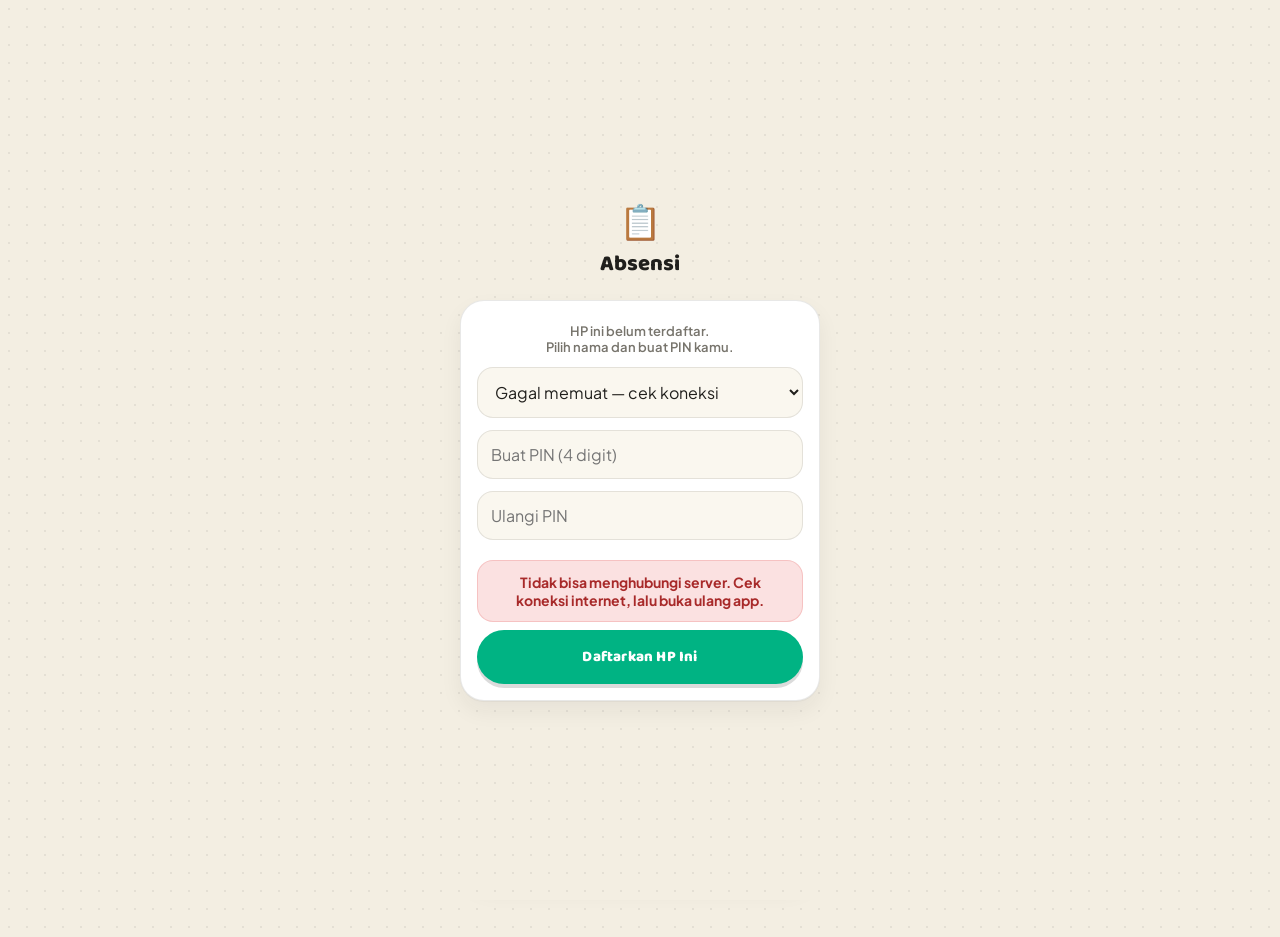
<file: index.html>
<!DOCTYPE html>
<html lang="id">
<head>
<meta charset="UTF-8">
<meta name="viewport" content="width=device-width, initial-scale=1.0, user-scalable=no">
<title>Absensi</title>
<link rel="manifest" href="manifest.json">
<meta name="theme-color" content="#00875F">
<link rel="apple-touch-icon" href="icon-192.png">
<meta name="apple-mobile-web-app-capable" content="yes">
<meta name="apple-mobile-web-app-status-bar-style" content="black-translucent">
<meta name="apple-mobile-web-app-title" content="Absensi">
<link rel="preconnect" href="https://fonts.googleapis.com">
<link rel="preconnect" href="https://fonts.gstatic.com" crossorigin>
<link href="https://fonts.googleapis.com/css2?family=Baloo+2:wght@500;600;700;800&family=Plus+Jakarta+Sans:wght@400;500;600;700;800&display=swap" rel="stylesheet">
<!-- html5-qrcode & chart.js SENGAJA gak dimuat di sini lagi — dua-duanya lumayan
     berat (~150-200KB masing-masing) dan cuma dipakai di 1 fitur spesifik
     (scan QR pas absen, chart di halaman Profil). Sebelumnya kedua-duanya
     didownload & di-parse browser SEMUA orang di SETIAP buka app, walau
     sesi itu gak pernah nyentuh salah satu fiturnya. Sekarang dimuat on-demand
     lewat loadScriptOnce() di app.js, pas beneran dibutuhin doang. -->
<link rel="stylesheet" href="style.css">
</head>
<body>

<!-- ===== APP GATE (wajib login/daftar dulu begitu app dibuka) ===== -->
<div class="app-gate" id="appGate">
  <div class="app-gate-inner">
    <div class="app-gate-brand">
      <span class="emoji">📋</span>
      <div class="title">Absensi</div>
    </div>

    <div class="card" id="gateCardRegister" style="display:none">
      <p class="info-text">HP ini belum terdaftar.<br>Pilih nama dan buat PIN kamu.</p>
      <select id="gateNamaSelect">
        <option value="">Memuat daftar nama…</option>
      </select>
      <input type="password" id="gatePinSetup1" placeholder="Buat PIN (4 digit)" inputmode="numeric" maxlength="4">
      <input type="password" id="gatePinSetup2" placeholder="Ulangi PIN" inputmode="numeric" maxlength="4">
      <div id="gateRegisterErrorBox"></div>
      <button class="btn" onclick="gateDaftarDevice()">Daftarkan HP Ini</button>
    </div>

    <div class="card" id="gateCardLogin" style="display:none">
      <p class="info-text" id="gateWelcomeText">Selamat datang!</p>
      <input type="password" id="gatePinLogin" placeholder="Masukkan PIN" inputmode="numeric" maxlength="4"
        onkeydown="if(event.key==='Enter') gateVerifikasiPin()">
      <div id="gateLoginErrorBox"></div>
      <button class="btn" onclick="gateVerifikasiPin()">Masuk</button>
    </div>
  </div>
</div>

<div class="app-shell">

<!-- BOTTOM NAV -->
<nav class="bottom-nav">
  <div class="nav-item active" id="nav-home" onclick="goPage('home')">
    <span class="nav-icon">🏠</span><span class="nav-label">Home</span>
  </div>
  <div class="nav-item" id="nav-leaderboard" onclick="goPage('leaderboard')">
    <span class="nav-icon">🏆</span><span class="nav-label">Papan</span>
  </div>
  <div class="nav-item" id="nav-profil" onclick="goPage('profil')">
    <span class="nav-icon">👤</span><span class="nav-label">Profil</span>
  </div>
</nav>

<!-- ===== HOME (+ KALENDER) ===== -->
<div class="page active" id="page-home">
  <div style="padding:0">
    <div class="home-header">
      <div>
        <div class="home-eyebrow" id="greetingWaktu">Selamat Pagi ☀️</div>
        <div class="home-title" id="greetingNama">Hei!</div>
      </div>
      <div class="home-header-badges">
        <div class="badge-circle" onclick="goPage('profil')" title="Profil">👤</div>
        <div class="badge-flame-col">
          <div class="badge-pill"><span>🔥</span><span id="countdownNum">—</span></div>
          <div class="badge-pill-caption">hari lagi gajian</div>
        </div>
      </div>
    </div>
    <div class="home-sub" id="greetingText">Semangat hari ini!</div>

    <div class="section-label">Tanggal</div>
    <div class="scroll-x" id="dateScroll"></div>

    <div class="action-card blue" onclick="goPage('absen')">
      <div class="action-card-title">Absen Sekarang</div>
      <div class="action-card-sub">Tap buat check-in, check-out, atau ijin</div>
      <div class="action-card-emoji">📋</div>
    </div>

    <!-- Kartu menu khusus role — diisi otomatis oleh terapkanRoleKeUI() -->
    <div id="roleMenuWrap"></div>

    <div class="action-card purple" onclick="goPage('leaderboard')">
      <div class="action-card-title">Leaderboard</div>
      <div class="action-card-sub">Cek posisi kehadiran kamu bulan ini</div>
      <div class="action-card-rank">
        <div class="rank-num" id="homeRankNum">—</div>
        <div class="rank-label">Peringkat</div>
      </div>
    </div>

    <div class="today-absen-card" id="countdownAbsenCard" style="display:none">
      <div class="today-absen-label" id="countdownAbsenLabel">Sisa waktu sebelum batas absen (08:05)</div>
      <div class="today-absen-time" id="countdownAbsenTime">--:--:--</div>
    </div>

    <div class="today-summary-row" id="todaySummaryWrap" style="display:none">
      <div class="today-summary-card">
        <div class="today-summary-icon">🚶</div>
        <div class="today-summary-info">
          <div class="today-summary-label">Masuk</div>
          <div class="today-summary-jam" id="todayMasukJam">--:--</div>
        </div>
      </div>
      <div class="today-summary-card">
        <div class="today-summary-icon">🏃</div>
        <div class="today-summary-info">
          <div class="today-summary-label">Pulang</div>
          <div class="today-summary-jam" id="todayPulangJam">--:--</div>
        </div>
      </div>
    </div>

    <div class="section-label" style="margin-top:18px">Kalender</div>
    <div class="card" style="margin-bottom:14px">
      <div class="cal-header">
        <div class="cal-month" id="calMonthLabel">—</div>
        <div style="font-size:11px; color:var(--ink-soft); font-weight:700" id="calNamaLabel"></div>
      </div>
      <div class="cal-grid" id="calDayLabels"></div>
      <div class="cal-grid" id="calGrid" style="margin-top:6px"></div>
    </div>
    <div id="homeLoadingBox" class="loading-text" style="display:none"><span class="spinner-inline"></span>Memuat data...</div>

    <div class="section-label" style="margin-top:18px">Coming Soon</div>
    <div class="coming-soon-card">
      <div class="cs-emoji">🚀</div>
      <div class="cs-title">Fitur baru segera hadir</div>
      <div class="cs-sub">Coming soon</div>
    </div>
  </div>
</div>

<!-- ===== ABSEN ===== -->
<div class="page" id="page-absen">
  <div style="padding:0">
    <div style="display:flex; align-items:center; gap:10px; margin-bottom:16px">
      <div onclick="goPage('home')" style="cursor:pointer; font-size:20px; width:34px; height:34px; border-radius:50%; background:var(--surface); border:1.5px solid var(--border); display:flex; align-items:center; justify-content:center; flex-shrink:0">←</div>
      <h2 style="margin:0; flex:1; text-align:center">📋 Absensi</h2>
      <div style="width:34px; flex-shrink:0"></div>
    </div>
    <div class="step active" id="step1register">
      <div class="card">
        <p class="info-text">HP ini belum terdaftar.<br>Pilih nama dan buat PIN kamu.</p>
        <select id="namaSelect">
          <option value="">-- Pilih Nama --</option>
          <option>Karyo</option><option>Dimas</option><option>Oky</option>
          <option>April</option><option>Yuli</option>
          <option>Rayhan</option><option>Bimar</option><option>Budi</option>
        </select>
        <input type="password" id="pinSetup1" placeholder="Buat PIN (4 digit)" inputmode="numeric" maxlength="4">
        <input type="password" id="pinSetup2" placeholder="Ulangi PIN" inputmode="numeric" maxlength="4">
        <div id="registerErrorBox"></div>
        <button class="btn" onclick="daftarDevice()">Daftarkan HP Ini</button>
      </div>
    </div>
    <div class="step" id="step1login">
      <div class="card">
        <p class="info-text" id="welcomeText">Selamat datang!</p>
        <input type="password" id="pinLogin" placeholder="Masukkan PIN" inputmode="numeric" maxlength="4">
        <div id="loginErrorBox"></div>
        <button class="btn" onclick="verifikasiPin()">Masuk</button>
      </div>
    </div>
    <div class="step" id="step2">
      <div class="card">
        <p class="info-text">Pilih jenis absensi</p>
        <div class="jenis-label-absen">Di Kantor</div>
        <button class="jenis-btn" id="jenisBtnMasuk" onclick="pilihJenis('Absen Masuk',true,false,false)">🟢 Absen Masuk</button>
        <button class="jenis-btn" id="jenisBtnPulang" onclick="pilihJenis('Absen Pulang',true,false,false)">🔴 Absen Pulang</button>
        <button class="jenis-btn" onclick="pilihJenis('Ijin dari Kantor',true,true,false)">📝 Ijin dari Kantor</button>
        <div class="jenis-label-absen" style="margin-top:14px">Di Luar Kantor</div>
        <button class="jenis-btn" onclick="pilihJenis('Dinas Lapangan dari Rumah',false,true,false)">🚗 Dinas Lapangan dari Rumah</button>
        <button class="jenis-btn" onclick="pilihJenis('Ijin dari Rumah',false,true,false)">📝 Ijin dari Rumah</button>
        <button class="jenis-btn" onclick="pilihJenis('Pulang dari Luar',false,true,false)">🔚 Pulang dari Luar</button>
        <button class="jenis-btn" onclick="pilihJenis('Sakit',false,true,true)">🤒 Sakit</button>
      </div>
    </div>
    <div class="step" id="step2b">
      <div class="card">
        <div class="absen-jenis-chip" id="chipJenis2b"></div>
        <p class="info-text">Isi keterangan / penjelasan</p>
        <textarea id="keteranganInput" placeholder="Contoh: Demam sejak semalam, sudah info ke atasan"></textarea>
        <div id="keteranganErrorBox"></div>
        <button class="btn" onclick="submitKeterangan()">Lanjut</button>
      </div>
    </div>
    <div class="step" id="step2c">
      <div class="card">
        <div class="absen-jenis-chip" id="chipJenis2c"></div>
        <p class="info-text">Upload screenshot chat ke atasan sebagai bukti</p>
        <div class="upload-area" id="uploadArea" onclick="document.getElementById('screenshotInput').click()">📎 Tap untuk pilih gambar</div>
        <input type="file" id="screenshotInput" accept="image/*" style="display:none" onchange="previewScreenshot(event)">
        <img id="screenshotPreview">
        <div id="uploadErrorBox"></div>
        <button class="btn" onclick="submitScreenshot()">Lanjut</button>
      </div>
    </div>
    <div class="step" id="step3">
      <div class="card">
        <div class="absen-jenis-chip" id="chipJenis3"></div>
        <p class="info-text">Scan QR code di lokasi kantor</p>
        <div id="qr-reader"></div>
        <div id="qrResultBox"></div>
      </div>
    </div>
    <div class="step" id="step4">
      <div class="card">
        <div class="absen-jenis-chip" id="chipJenis4"></div>
        <p class="info-text">Mengambil lokasi GPS...</p>
        <div id="locationResultBox"></div>
      </div>
    </div>
    <div class="step" id="step5">
      <div class="card">
        <div class="absen-jenis-chip" id="chipJenis5"></div>
        <p class="info-text" id="selfieInfoText">Ambil foto selfie</p>
        <video id="camera-view" autoplay playsinline></video>
        <div class="camera-flash" id="cameraFlash"></div>
        <canvas id="canvas" style="display:none;"></canvas>
        <img id="captured-photo" style="display:none;">
        <button class="btn" id="captureBtn" onclick="capturePhoto()">📸 Ambil Foto</button>
        <button class="btn btn-secondary" id="retakeBtn" style="display:none" onclick="retakePhoto()">Ulangi</button>
        <button class="btn" id="submitBtn" style="display:none" onclick="submitAbsensi()">✅ Submit Absensi</button>
      </div>
    </div>
    <div class="step" id="step6">
      <div class="card" style="text-align:center; padding:32px 20px">
        <div style="font-size:48px; margin-bottom:12px" id="finalEmoji">✅</div>
        <div class="status-box status-ok" id="finalStatus">Absensi berhasil!</div>
        <button class="btn" style="margin-top:16px" onclick="goPage('home')">Kembali ke Home</button>
        <button class="btn btn-outline" onclick="resetAbsen()">Absen Lagi</button>
      </div>
    </div>
  </div>
</div>

<!-- ===== LEADERBOARD ===== -->
<div class="page" id="page-leaderboard">
  <div style="padding:0">
    <h2 style="font-family:var(--font-display); font-size:21px; margin-bottom:16px; text-align:center">🏆 Leaderboard Kehadiran</h2>
    <div id="lbHint" style="display:none; font-size:11px; color:var(--danger-text); margin:0 0 12px; font-weight:700; text-align:center;"></div>
    <div class="lb-top3" id="lbTop3"></div>
    <div class="card" id="lbRestCard" style="margin-bottom:14px">
      <div id="lbRestList"></div>
    </div>
  </div>
</div>

<!-- ===== PROFIL (+ RIWAYAT ABSENSI) ===== -->
<div class="page" id="page-profil">
  <div style="padding:0">

    <div class="profil-header">
  <div class="profil-foto-wrap">
    <div class="profil-foto" id="profilFotoEl">👤</div>
    <div class="profil-foto-edit" onclick="document.getElementById('fotoInput').click()">✏️</div>
    <input type="file" id="fotoInput" accept="image/*" style="display:none" onchange="gantiProfilFoto(event)">
  </div>
  <div class="profil-info">
    <div class="profil-nama" id="profilNama">—</div>
    <div class="profil-sub">Karyawan Aktif</div>
  </div>
</div>

    <!-- Mode HR — sengaja ditaruh paling atas, sebelum Rekap/Riwayat,
         biar gak perlu scroll dulu buat yang tiap hari buka Mode HR. -->
    <button class="jenis-btn" onclick="masukModeHR()">🔐 Mode HR</button>

    <!-- Slip Gaji — buat SEMUA karyawan, bukan cuma HR. Nama diambil dari
         token sendiri di server, jadi gak bisa diutak-atik buat liat gaji orang lain. -->
    <!-- Slip Gaji — masih prototype, sengaja dimatiin dulu buat karyawan biasa
         biar gak nanya-nanya sebelum siap. Tinggal balikin onclick="bukaSlipGajiSaya()"
         dan hapus badge/style ini kalau udah mau dirilis beneran. -->
    <button class="jenis-btn" disabled style="opacity:0.55; cursor:not-allowed">
      💰 Slip Gaji Saya
      <span style="margin-left:auto; font-size:10px; font-weight:800; background:var(--surface-2); color:var(--ink-soft); padding:3px 8px; border-radius:999px; border:1px solid var(--border); white-space:nowrap">Segera Hadir</span>
    </button>

    <!-- Stat 4 kolom -->
    <div class="section-label">Rekap Bulan Ini</div>
    <div class="stat-grid-4">
      <div class="stat-item s-hadir"><div class="s-num" id="statHadir">—</div><div class="s-label">Hadir</div></div>
      <div class="stat-item s-sakit"><div class="s-num" id="statSakit">—</div><div class="s-label">Sakit</div></div>
      <div class="stat-item s-ijin"><div class="s-num" id="statIjin">—</div><div class="s-label">Ijin</div></div>
      <div class="stat-item s-lambat"><div class="s-num" id="statLambat">—</div><div class="s-label">Terlambat</div></div>
    </div>

    <!-- Chart area bertumpuk -->
    <div class="section-label">Tren Kehadiran</div>
    <div class="card">
      <div class="chart-wrap">
        <canvas id="absenChart"></canvas>
      </div>
    </div>

    <!-- Riwayat Absensi -->
    <div class="section-label">Riwayat Absensi</div>
    <div id="riwayatList"></div>

    <div id="profilLoadingBox" class="loading-text" style="display:none"><span class="spinner-inline"></span>Memuat data...</div>

    <div class="section-label" style="margin-top:18px">Lainnya</div>

    <div class="profil-reset">
      <button onclick="resetDevice()">🔄 Ganti akun / Reset HP</button>
    </div>
  </div>
</div>

<!-- ===== SLIP GAJI SAYA (masuk lewat tombol di Profil, buat semua karyawan) ===== -->
<div class="page" id="page-slip-gaji">
  <div class="hr-top-bar">
    <div class="hr-back-btn" onclick="goPage('profil')">←</div>
    <h1>Slip Gaji Saya</h1>
  </div>

  <div class="card">
    <div class="hr-filter-row">
      <select id="sgBulan"></select>
      <input type="number" id="sgTahun" min="2020" max="2100">
    </div>
    <button class="btn" onclick="loadSlipGajiSaya()">Tampilkan</button>
  </div>

  <div class="card">
    <div id="sgLoadingBox" class="loading-text" style="display:none"><span class="spinner-inline"></span>Memuat data...</div>
    <div id="sgErrorBox"></div>
    <div id="sgContent" style="display:none">
      <div class="hr-payroll-row"><span>Gaji Pokok</span><span id="sgGajiPokok"></span></div>
      <div class="hr-payroll-row"><span>Tunjangan Tetap</span><span id="sgTunjanganTetap"></span></div>
      <div class="hr-payroll-row"><span id="sgSkorLabel">Skor rata-rata</span><span id="sgSkor"></span></div>
      <div class="hr-payroll-row"><span>Tunjangan Kehadiran</span><span id="sgTunjanganKehadiran"></span></div>
      <div class="hr-payroll-row"><span>Jam Lembur</span><span id="sgJamLembur"></span></div>
      <div class="hr-payroll-row"><span>Total Lembur</span><span id="sgTotalLembur"></span></div>
      <div class="hr-payroll-row total-row"><span>Total Gaji</span><span id="sgTotalGaji"></span></div>
      <div class="info-text" style="text-align:left; margin-top:8px; font-size:11px" id="sgCatatan"></div>
      <button class="btn" style="margin-top:14px" onclick="unduhSlipGajiSaya()">📄 Unduh PDF</button>
      <div id="sgPdfStatus"></div>
    </div>
  </div>
</div>

<!-- ===== MODE HR (masuk lewat tombol "Mode HR" di Profil) ===== -->
<div class="page" id="page-hr-root">

  <!-- GATE: masukkan HR key -->
  <div class="page active" id="page-hr-gate">
    <div class="hr-top-bar" style="margin-bottom:4px">
      <div class="hr-back-btn" onclick="keluarModeHR()">←</div>
      <h1></h1>
    </div>
    <div style="text-align:center; font-size:38px; margin-bottom:8px">🔐</div>
    <div style="text-align:center; font-size:19px; font-weight:800; margin-bottom:4px; font-family:var(--font-display); color:var(--ink)">Dashboard HR</div>
    <p class="info-text">Masukkan HR Key untuk melihat rekap absensi semua karyawan</p>
    <div class="card">
      <input type="password" id="hrKeyInput" placeholder="HR Key">
      <div id="hrGateErrorBox"></div>
      <button class="btn" onclick="hrCekKey()">Masuk</button>
    </div>
  </div>

  <!-- HOME HR: card Hari Ini + Rekap Bulanan -->
  <div class="page" id="page-hr-home">
    <div class="hr-top-bar">
      <h1>Dashboard HR</h1>
      <button class="hr-exit-btn" onclick="keluarModeHR()">← Kembali</button>
      <button class="hr-logout-btn" onclick="hrLogout()">Keluar</button>
    </div>

    <div class="card" id="hrCardHariIni">
      <div class="card-title">📅 Hari Ini <span class="muted" id="hrHariIniLabel"></span></div>
      <div id="hrHariIniLoading" class="loading-text"><span class="spinner-inline"></span>Memuat data...</div>
      <div id="hrHariIniErrorBox"></div>
      <div id="hrHariIniList"></div>
    </div>

    <div class="card" id="hrCardBulanan">
      <div class="card-title">🗓️ Rekap Bulanan
        <span class="muted"><button class="hr-exit-btn" style="font-size:12.5px" onclick="hrGoToKaryawan()">🔑 Kelola PIN</button> <button class="hr-exit-btn" style="font-size:12.5px" onclick="hrGoToPayroll()">💰 Payroll</button></span>
      </div>
      <div class="hr-filter-row">
        <select id="hrFilterBulan"></select>
        <input type="number" id="hrFilterTahun" min="2020" max="2100">
      </div>
      <div class="hr-filter-tanggal-row">
        <input type="date" id="hrFilterTanggal">
        <div class="hr-filter-hint">Opsional: pilih tanggal tertentu untuk mempersempit hasil ke 1 hari itu saja</div>
      </div>
      <button class="btn" onclick="hrLoadRekap()">Tampilkan</button>
      <button class="btn btn-secondary" id="hrResetTanggalBtn" onclick="hrResetFilterTanggal()" style="display:none">Hapus Filter Tanggal</button>

      <div id="hrListLoadingBox" class="loading-text" style="display:none"><span class="spinner-inline"></span>Memuat data...</div>
      <div id="hrListErrorBox"></div>
      <div id="hrEmpList" style="margin-top:6px"></div>
    </div>

    <button class="hr-fab-wa" id="hrFabWa" onclick="hrOpenLaporanWA()" title="Kirim laporan absensi ke WhatsApp">
      <svg viewBox="0 0 24 24"><path d="M12.04 2C6.58 2 2.13 6.45 2.13 11.91c0 1.75.46 3.45 1.32 4.95L2 22l5.25-1.38c1.45.79 3.08 1.21 4.79 1.21h.01c5.46 0 9.91-4.45 9.91-9.91 0-2.65-1.03-5.14-2.9-7.01A9.82 9.82 0 0012.04 2zm5.8 14.14c-.24.68-1.4 1.32-1.93 1.4-.5.08-1.11.11-1.79-.11a16.4 16.4 0 01-1.6-.59c-2.82-1.22-4.66-4.06-4.8-4.25-.14-.19-1.15-1.53-1.15-2.92 0-1.39.73-2.07.99-2.36.26-.28.57-.35.76-.35.19 0 .38 0 .55.01.18.01.42-.07.65.5.24.58.81 2 .88 2.15.07.14.12.31.02.5-.1.19-.15.31-.29.48-.14.17-.3.37-.43.5-.14.14-.29.29-.13.57.17.29.75 1.24 1.61 2 1.11.99 2.04 1.3 2.33 1.44.29.15.46.13.63-.07.17-.2.72-.83.91-1.12.19-.29.38-.24.63-.14.26.1 1.65.78 1.94.92.29.14.48.21.55.33.07.12.07.68-.17 1.35z"/></svg>
    </button>
  </div>

  <!-- DETAIL KARYAWAN -->
  <div class="page" id="page-hr-detail">
    <div class="hr-top-bar">
      <div class="hr-back-btn" onclick="hrBackToHome()">←</div>
      <h1 id="hrDetailNama">—</h1>
    </div>
    <div id="hrDetailPeriodeLabel" class="info-text" style="margin-top:-8px"></div>

    <div class="stat-grid-4">
      <div class="stat-item s-hadir"><div class="s-num" id="hrDStatHadir">—</div><div class="s-label">Hadir</div></div>
      <div class="stat-item s-sakit"><div class="s-num" id="hrDStatSakit">—</div><div class="s-label">Sakit</div></div>
      <div class="stat-item s-ijin"><div class="s-num" id="hrDStatIjin">—</div><div class="s-label">Ijin</div></div>
      <div class="stat-item s-lambat"><div class="s-num" id="hrDStatLambat">—</div><div class="s-label">Terlambat</div></div>
    </div>

    <div id="hrDetailRiwayat"></div>
  </div>

  <!-- LAPORAN WA (preview + kirim) -->
  <div class="page" id="page-hr-report">
    <div class="hr-top-bar">
      <div class="hr-back-btn" onclick="hrBackToHomeFromReport()">←</div>
      <h1>Laporan ke WA</h1>
    </div>
    <div class="card">
      <div class="card-title">📋 Preview Laporan <span class="muted">Bisa diedit dulu</span></div>
      <textarea class="hr-report-textarea" id="hrLaporanText"></textarea>
      <div class="hr-report-actions">
        <button class="btn btn-secondary" onclick="hrSalinLaporan()">Salin Teks</button>
        <button class="btn" onclick="hrKirimKeWA()">Kirim ke WhatsApp</button>
      </div>
      <div class="hr-copy-toast" id="hrCopyToast"></div>
    </div>
  </div>

  <!-- KELOLA PIN KARYAWAN -->
  <div class="page" id="page-hr-karyawan">
    <div class="hr-top-bar">
      <div class="hr-back-btn" onclick="hrBackToHome()">←</div>
      <h1>Kelola PIN</h1>
    </div>
    <p class="info-text" style="margin-top:-8px; margin-bottom:14px; text-align:left">
      Reset PIN dipakai kalau ada yang lupa PIN atau ganti HP. Setelah direset, orang itu perlu daftar ulang PIN baru dari awal.
    </p>

    <div class="card">
      <input type="text" class="hr-kr-search" id="hrKrSearch" placeholder="Cari nama…" oninput="hrRenderKaryawanList()">
      <div id="hrKrLoadingBox" class="loading-text"><span class="spinner-inline"></span>Memuat data...</div>
      <div id="hrKrErrorBox"></div>
      <div id="hrKrList"></div>
    </div>
  </div>

  <!-- REVIEW PAYROLL -->
  <div class="page" id="page-hr-payroll">
    <div class="hr-top-bar">
      <div class="hr-back-btn" onclick="hrBackToHome()">←</div>
      <h1>Review Payroll</h1>
    </div>
    <p class="info-text" style="margin-top:-8px; margin-bottom:14px; text-align:left">
      Gaji pokok gak pernah dipotong — yang naik-turun cuma Tunjangan Kehadiran & Lembur, mengikuti data absensi bulan yang dipilih. BPJS &amp; PPh21 belum termasuk, cek manual sebelum penggajian jalan.
    </p>

    <div class="card">
      <div class="hr-filter-row">
        <select id="hrPayrollBulan"></select>
        <input type="number" id="hrPayrollTahun" min="2020" max="2100">
      </div>
      <button class="btn" onclick="hrLoadPayroll()">Tampilkan</button>
    </div>

    <div class="card" id="hrPayrollTotalCard" style="display:none">
      <div class="card-title">💰 Total Payroll Bulan Ini</div>
      <div id="hrPayrollTotalNum" style="font-family:var(--font-display); font-size:26px; font-weight:800; color:var(--mint-deep)">—</div>
      <div class="muted" id="hrPayrollTotalSub" style="font-size:12.5px; margin-top:4px"></div>
    </div>

    <div class="card">
      <div id="hrPayrollLoadingBox" class="loading-text"><span class="spinner-inline"></span>Memuat data...</div>
      <div id="hrPayrollErrorBox"></div>
      <div id="hrPayrollList"></div>
    </div>
  </div>

  <!-- MODAL DETAIL ABSEN (foto, lokasi, status QR) -->
  <div class="hr-modal-backdrop" id="hrAbsenModalBackdrop" onclick="if(event.target===this) hrCloseAbsenDetail()">
    <div class="hr-modal">
      <div class="hr-modal-top">
        <div class="hr-modal-title" id="hrAmTitle">Detail Absen</div>
        <div class="hr-modal-close" onclick="hrCloseAbsenDetail()">✕</div>
      </div>

      <div class="hr-modal-section">
        <div class="hr-modal-label">📸 Foto Selfie</div>
        <div id="hrAmFotoBox"></div>
      </div>

      <div class="hr-modal-section">
        <div class="hr-modal-label">📍 Lokasi GPS Karyawan</div>
        <div id="hrAmLokasiBox"></div>
      </div>

      <div class="hr-modal-section">
        <div class="hr-modal-label">🔳 Lokasi QR Code</div>
        <div id="hrAmQrBox"></div>
      </div>

      <div class="hr-modal-section" id="hrAmScreenshotSection" style="display:none">
        <div class="hr-modal-label">🩺 Screenshot Bukti Sakit</div>
        <div id="hrAmScreenshotBox"></div>
      </div>

      <div class="hr-modal-section" id="hrAmKeteranganSection" style="display:none">
        <div class="hr-modal-label">💬 Keterangan</div>
        <div id="hrAmKeteranganBox" style="font-size:13.5px; color: var(--ink)"></div>
      </div>
    </div>
  </div>

</div>

</div><!-- /.app-shell -->

<script src="app.js"></script>
</body>
</html>
</file>
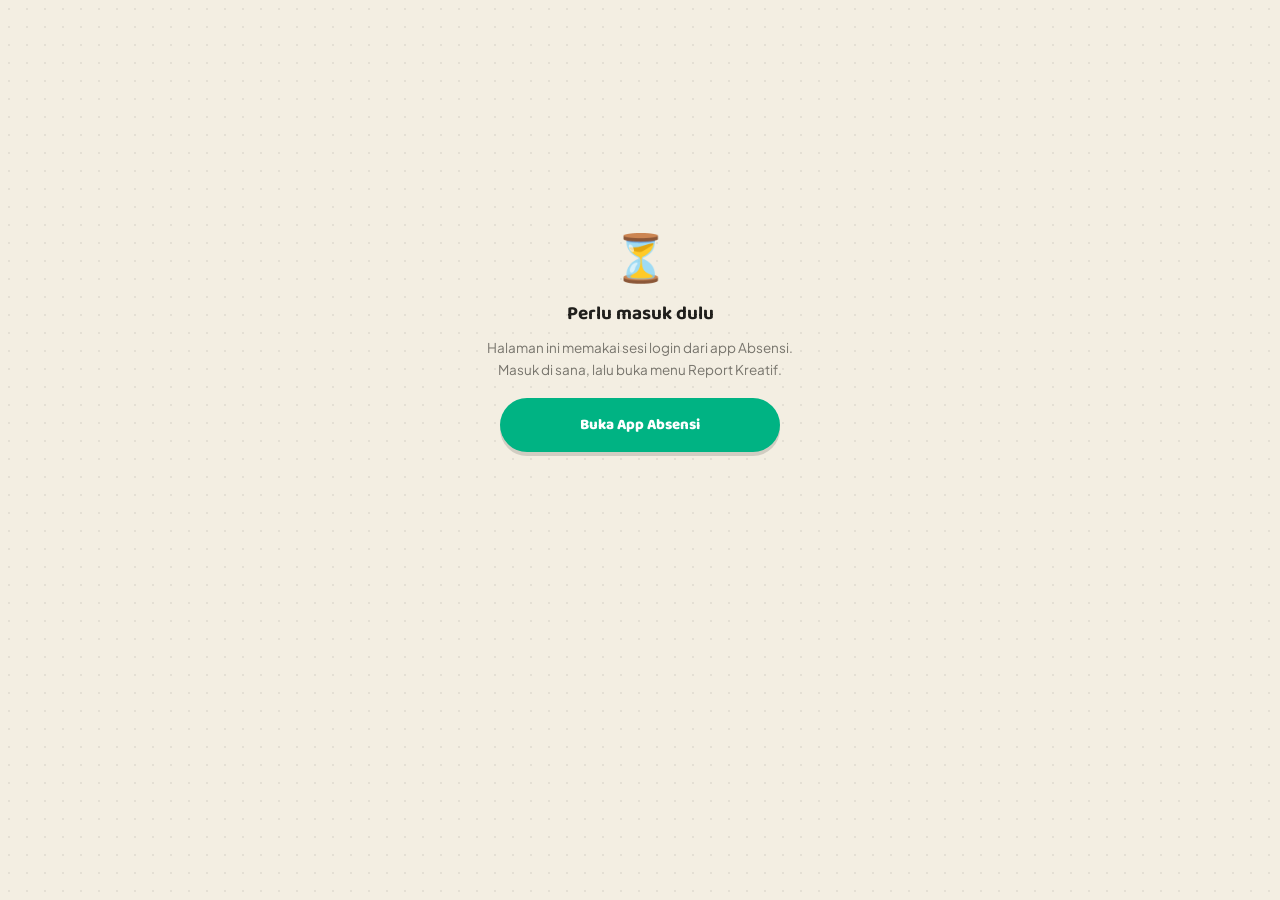
<file: kreatif.html>
<!DOCTYPE html>
<html lang="id">
<head>
<meta charset="UTF-8">
<meta name="viewport" content="width=device-width, initial-scale=1.0">
<title>Daily Report Creative</title>
<link rel="manifest" href="manifest.json">
<meta name="theme-color" content="#00875F">
<link rel="apple-touch-icon" href="icon-192.png">
<meta name="apple-mobile-web-app-capable" content="yes">
<link rel="preconnect" href="https://fonts.googleapis.com">
<link rel="preconnect" href="https://fonts.gstatic.com" crossorigin>
<link href="https://fonts.googleapis.com/css2?family=Baloo+2:wght@500;600;700;800&family=Plus+Jakarta+Sans:wght@400;500;600;700;800&display=swap" rel="stylesheet">
<style>
  :root{
    --font-display: 'Baloo 2', sans-serif;
    --font-body: 'Plus Jakarta Sans', -apple-system, 'Segoe UI', sans-serif;
    --bg:#F3EEE2;
    --bg-dot: rgba(28,29,31,0.07);
    --card:#FFFFFF;
    --surface-2:#FAF7EF;
    --accent:#00B383;
    --accent-dark:#00875F;
    --text:#201F1C;
    --muted:#77746C;
    --border: rgba(32,31,28,0.10);
    --mint-ink:#DCF4EA;
    --mint-text:#036A4B;
    --danger-ink:#FBE1E1;
    --danger-text:#A82A2A;
    --radius:24px;
    --radius-sm:16px;
    --shadow-card: 0 1px 0 rgba(32,31,28,0.04), 0 10px 22px rgba(32,31,28,0.06);
    --shadow-pop: 0 4px 0 rgba(0,0,0,0.14);
  }
  *{box-sizing:border-box; -webkit-tap-highlight-color: transparent;}
  body{
    margin:0;
    font-family: var(--font-body);
    background-color: var(--bg);
    background-image: radial-gradient(var(--bg-dot) 1.2px, transparent 1.2px);
    background-size: 18px 18px;
    color:var(--text);
    min-height:100vh;
    display:flex;
    justify-content:center;
    padding:24px 16px 60px;
  }
  .wrap{width:100%;max-width:480px;}

  .topbar{display:flex;align-items:center;gap:10px;margin-bottom:16px;}
  .back{
    width:40px;height:40px;flex-shrink:0;border-radius:50%;
    background:var(--card);border:1.5px solid var(--border);color:var(--text);
    display:flex;align-items:center;justify-content:center;
    font-size:16px;cursor:pointer;text-decoration:none;
    box-shadow: var(--shadow-card);
  }
  h1{font-family: var(--font-display); font-size:21px;margin:0 0 4px;letter-spacing:0.2px;font-weight:700;}
  .sub{color:var(--muted);font-size:12.5px;font-weight:600;}

  .who{
    display:inline-flex;align-items:center;gap:6px;
    background:var(--mint-ink);color:var(--mint-text);
    border:none;
    padding:6px 12px;border-radius:999px;
    font-size:11.5px;font-weight:800;letter-spacing:0.3px;text-transform:uppercase;
    margin-bottom:16px;
  }

  .card{
    background:var(--card);
    border:1px solid var(--border);
    border-radius:var(--radius);
    padding:18px;
    margin-bottom:16px;
    box-shadow: var(--shadow-card);
  }
  label{font-size:13px;color:var(--muted);font-weight:700;display:block;margin-bottom:6px;}
  input[type=date]{
    width:100%;
    padding:11px 12px;
    border-radius:var(--radius-sm);
    border:1.5px solid var(--border);
    background:var(--surface-2);
    color:var(--text);
    font-size:15px;
    font-family: var(--font-body);
  }
  .status{font-size:12.5px;color:var(--muted);margin-top:10px;min-height:16px;font-weight:600;}
  .status.error{color:var(--danger-text);}
  pre.preview{
    white-space:pre-wrap;
    word-wrap:break-word;
    font-family:'SF Mono',Consolas,Menlo,monospace;
    font-size:13.5px;
    line-height:1.6;
    background:var(--surface-2);
    border:1.5px solid var(--border);
    border-radius:var(--radius-sm);
    padding:14px;
    margin:0;
    min-height:60px;
    color:var(--text);
  }
  button{
    width:100%;
    padding:15px;
    border:none;
    border-radius:999px;
    font-size:15px;
    font-weight:800;
    cursor:pointer;
    margin-top:8px;
    font-family: var(--font-display);
    letter-spacing:0.2px;
  }
  .btn-share{background:var(--accent);color:#fff; box-shadow: var(--shadow-pop);}
  .btn-share:active{transform: translateY(2px); box-shadow: 0 2px 0 rgba(0,0,0,0.12);}
  .btn-share:disabled{opacity:0.4;cursor:not-allowed;}
  .btn-copy{
    background:var(--surface-2);color:var(--text);
    border:1.5px solid var(--border);margin-top:8px;
  }

  /* Layar penjaga akses */
  .screen{display:none;}
  .screen.active{display:block;}
  .gate{
    min-height:70vh;display:flex;flex-direction:column;
    align-items:center;justify-content:center;text-align:center;
  }
  .gate .emoji{font-size:46px;margin-bottom:14px;}
  .gate h2{font-family: var(--font-display); font-size:19px;margin:0 0 8px;font-weight:700;}
  .gate p{color:var(--muted);font-size:13.5px;line-height:1.6;margin:0 0 18px;max-width:320px;}
  .gate a.cta{
    display:block;width:100%;max-width:280px;padding:15px;
    background:var(--accent);color:#fff;border-radius:999px;
    text-decoration:none;font-weight:800;font-size:15px;
    font-family: var(--font-display);
    box-shadow: var(--shadow-pop);
  }
  .spinner{
    width:34px;height:34px;border:3.5px solid var(--border);
    border-top-color:var(--accent);border-radius:50%;
    animation:spin .8s linear infinite;
  }
  @keyframes spin{to{transform:rotate(360deg);}}
  @media (prefers-reduced-motion: reduce){ .spinner{animation-duration:2.4s;} }
</style>
</head>
<body>
<div class="wrap">

  <!-- 1. Memeriksa akses -->
  <div class="screen active" id="screenLoading">
    <div class="gate">
      <div class="spinner"></div>
      <p style="margin-top:16px">Memeriksa akses…</p>
    </div>
  </div>

  <!-- 2. Belum login / sesi habis -->
  <div class="screen" id="screenSesi">
    <div class="gate">
      <div class="emoji">⏳</div>
      <h2>Perlu masuk dulu</h2>
      <p>Halaman ini memakai sesi login dari app Absensi. Masuk di sana, lalu buka menu Report Kreatif.</p>
      <a class="cta" id="linkMasuk" href="#">Buka App Absensi</a>
    </div>
  </div>

  <!-- 3. Role tidak berhak -->
  <div class="screen" id="screenTolak">
    <div class="gate">
      <div class="emoji">🔒</div>
      <h2>Halaman ini bukan untuk role kamu</h2>
      <p id="tolakPesan">Report Kreatif cuma bisa dibuka oleh tim Kreatif.</p>
      <a class="cta" id="linkKembali" href="#">Kembali ke App</a>
    </div>
  </div>

  <!-- 4. Halaman utama -->
  <div class="screen" id="screenUtama">
    <div class="topbar">
      <a class="back" id="linkBack" href="#">←</a>
      <div>
        <h1>📊 Daily Report Creative</h1>
        <div class="sub">Shoe Police — Insight Platform</div>
      </div>
    </div>

    <div class="who" id="whoBox">—</div>

    <div class="card">
      <label for="datePicker">Pilih tanggal</label>
      <input type="date" id="datePicker">
      <div class="status" id="status">Memuat data…</div>
    </div>

    <div class="card">
      <label>Preview report</label>
      <pre class="preview" id="preview">—</pre>
      <button class="btn-share" id="shareBtn" disabled>Share ke WhatsApp</button>
      <button class="btn-copy" id="copyBtn" disabled>Copy teks</button>
    </div>
  </div>

</div>

<script>
// =====================================================================
// URL Web App Apps Script REPORT KREATIF (spreadsheet kreatif, standalone
// project — beda dari URL app Absensi).
const APPS_SCRIPT_URL = 'https://script.google.com/macros/s/AKfycbx2FBnb68lCgmCe4iW2td12aQ_zvG0rqORuaFe8evdJFHQyKiH4QwZdxCa9cOjormAJ/exec';

// Sekarang satu folder sama index.html, jadi cukup path relatif.
const URL_APP_ABSENSI = './index.html';
// =====================================================================

const HARI = ['Minggu','Senin','Selasa','Rabu','Kamis','Jumat','Sabtu'];
const BULAN = ['Januari','Februari','Maret','April','Mei','Juni','Juli','Agustus','September','Oktober','November','Desember'];

const datePicker = document.getElementById('datePicker');
const statusEl = document.getElementById('status');
const previewEl = document.getElementById('preview');
const shareBtn = document.getElementById('shareBtn');
const copyBtn = document.getElementById('copyBtn');

let currentText = '';

// ===== SESI =====
// Token disimpan app Absensi di localStorage. Sekarang halaman ini satu
// folder (dan satu cakupan PWA) sama app Absensi, jadi tokennya kebaca
// langsung tanpa perlu keluar app.
function getToken() { return localStorage.getItem('absensi_token') || ''; }

function tampilkanLayar(id) {
  document.querySelectorAll('.screen').forEach(s => s.classList.remove('active'));
  document.getElementById(id).classList.add('active');
}

function pasangLinkBalik() {
  ['linkMasuk','linkKembali','linkBack'].forEach(id => {
    const el = document.getElementById(id);
    if (el) el.href = URL_APP_ABSENSI;
  });
}

// ===== FORMAT =====
function todayISO() {
  const d = new Date();
  const tzOffset = d.getTimezoneOffset() * 60000;
  return new Date(d - tzOffset).toISOString().slice(0, 10);
}

function formatTanggalIndo(iso) {
  const [y, m, d] = iso.split('-').map(Number);
  const dateObj = new Date(y, m - 1, d);
  return `${HARI[dateObj.getDay()]}, ${d} ${BULAN[m - 1]} ${y}`;
}

function toArrow(trendRaw) {
  if (trendRaw === null || trendRaw === undefined) return '';
  const t = String(trendRaw).trim().toLowerCase();
  if (t.includes('⬆') || t === 'naik' || t === 'up') return '⬆️';
  if (t.includes('⬇') || t === 'turun' || t === 'down') return '⬇️';
  return String(trendRaw);
}

function fmtNum(n) {
  const num = Number(n);
  if (isNaN(num)) return String(n ?? '-');
  return num.toLocaleString('en-US');
}

function kontenLine(konten, key) {
  if (!konten || konten.error || !konten[key]) return null;
  return konten[key];
}

function buildReportText(data) {
  const tgl = formatTanggalIndo(data.date);
  const konten = data.konten;

  let kontenBlock = '';
  const order = [
    { key: 'videoPendek', label: 'Video Pendek' },
    { key: 'videoPanjang', label: 'Video Panjang' },
    { key: 'carousel', label: 'Carousel' }
  ];
  order.forEach(item => {
    const c = kontenLine(konten, item.key);
    if (!c) return;
    kontenBlock += `*${item.label}*\n* Target = ${c.target} Konten/bulan\n* Progres = ${c.progres}\n`;
  });

  return `*DAILY REPORT CREATIVE*
${tgl}
-—
${kontenBlock}*Insight Intagram*
- Views = ${fmtNum(data.ig.views)} ${toArrow(data.ig.viewsTrend)}
- Engage = ${fmtNum(data.ig.engage)} ${toArrow(data.ig.engageTrend)}
*Insight Tiktok*
- Views = ${fmtNum(data.tt.views)} ${toArrow(data.tt.viewsTrend)}
- Engage = ${fmtNum(data.tt.engage)} ${toArrow(data.tt.engageTrend)}
- \u2060Revenue = Rp ${fmtNum(data.tt.revenue)} ${toArrow(data.tt.revenueTrend)}
*Insight Youtube*
- Views = ${fmtNum(data.yt.views)} ${toArrow(data.yt.viewsTrend)}
- \u2060Revenue = Rp ${fmtNum(data.yt.revenue)} ${toArrow(data.yt.revenueTrend)}`;
}

// ===== AMBIL DATA =====
async function loadReport(dateISO) {
  statusEl.textContent = 'Memuat data…';
  statusEl.classList.remove('error');
  shareBtn.disabled = true;
  copyBtn.disabled = true;

  try {
    const url = `${APPS_SCRIPT_URL}?action=report&date=${dateISO}&token=${encodeURIComponent(getToken())}`;
    const res = await fetch(url);
    const data = await res.json();

    // Sesi habis di tengah pemakaian -> balik ke layar masuk
    if (data.code === 'UNAUTHORIZED') { tampilkanLayar('screenSesi'); return; }
    if (data.code === 'FORBIDDEN')    { tampilkanLayar('screenTolak'); return; }

    if (data.error === 'not_found') {
      statusEl.textContent = 'Tidak ada data untuk tanggal ini.';
      statusEl.classList.add('error');
      previewEl.textContent = '—';
      return;
    }
    if (data.error) {
      statusEl.textContent = 'Data belum ada di sheet.';
      statusEl.classList.add('error');
      previewEl.textContent = '—';
      return;
    }

    currentText = buildReportText(data);
    previewEl.textContent = currentText;
    statusEl.textContent = 'Data ditemukan ✓';
    shareBtn.disabled = false;
    copyBtn.disabled = false;
  } catch (err) {
    statusEl.textContent = 'Gagal ambil data. Cek koneksi internet.';
    statusEl.classList.add('error');
    console.error(err);
  }
}

// ===== PENJAGA AKSES =====
// Yang menentukan boleh atau tidak adalah SERVER, bukan halaman ini.
// Permintaan pertama sekaligus dipakai buat memeriksa hak akses.
async function periksaAkses() {
  pasangLinkBalik();

  if (!getToken()) { tampilkanLayar('screenSesi'); return; }

  const tanggal = todayISO();
  try {
    const url = `${APPS_SCRIPT_URL}?action=report&date=${tanggal}&token=${encodeURIComponent(getToken())}`;
    const res = await fetch(url);
    const data = await res.json();

    if (data.code === 'UNAUTHORIZED') { tampilkanLayar('screenSesi'); return; }
    if (data.code === 'FORBIDDEN') {
      document.getElementById('tolakPesan').textContent =
        data.message || 'Report Kreatif cuma bisa dibuka oleh tim Kreatif.';
      tampilkanLayar('screenTolak');
      return;
    }

    // Lolos. Tampilkan halaman, lalu render data yang sudah terlanjur diambil.
    const namaUser = localStorage.getItem('absensi_nama') || '';
    const roleUser = localStorage.getItem('absensi_role') || '';
    document.getElementById('whoBox').textContent =
      namaUser ? namaUser + (roleUser ? ' • ' + roleUser : '') : 'Terhubung';

    datePicker.value = tanggal;
    tampilkanLayar('screenUtama');

    if (data.error === 'not_found' || data.error) {
      statusEl.textContent = data.error === 'not_found'
        ? 'Tidak ada data untuk tanggal ini.'
        : 'Data belum ada di sheet.';
      statusEl.classList.add('error');
      previewEl.textContent = '—';
      return;
    }

    currentText = buildReportText(data);
    previewEl.textContent = currentText;
    statusEl.textContent = 'Data ditemukan ✓';
    shareBtn.disabled = false;
    copyBtn.disabled = false;

  } catch (err) {
    console.error(err);
    document.getElementById('tolakPesan').textContent =
      'Tidak bisa menghubungi server. Cek koneksi internet, lalu muat ulang halaman.';
    tampilkanLayar('screenTolak');
  }
}

// ===== AKSI =====
datePicker.addEventListener('change', () => loadReport(datePicker.value));

shareBtn.addEventListener('click', () => {
  if (!currentText) return;
  window.open(`https://wa.me/?text=${encodeURIComponent(currentText)}`, '_blank');
});

copyBtn.addEventListener('click', async () => {
  if (!currentText) return;
  try {
    await navigator.clipboard.writeText(currentText);
    copyBtn.textContent = 'Tersalin ✓';
    setTimeout(() => (copyBtn.textContent = 'Copy teks'), 1500);
  } catch (err) {
    console.error(err);
  }
});

periksaAkses();
</script>
</body>
</html>
</file>
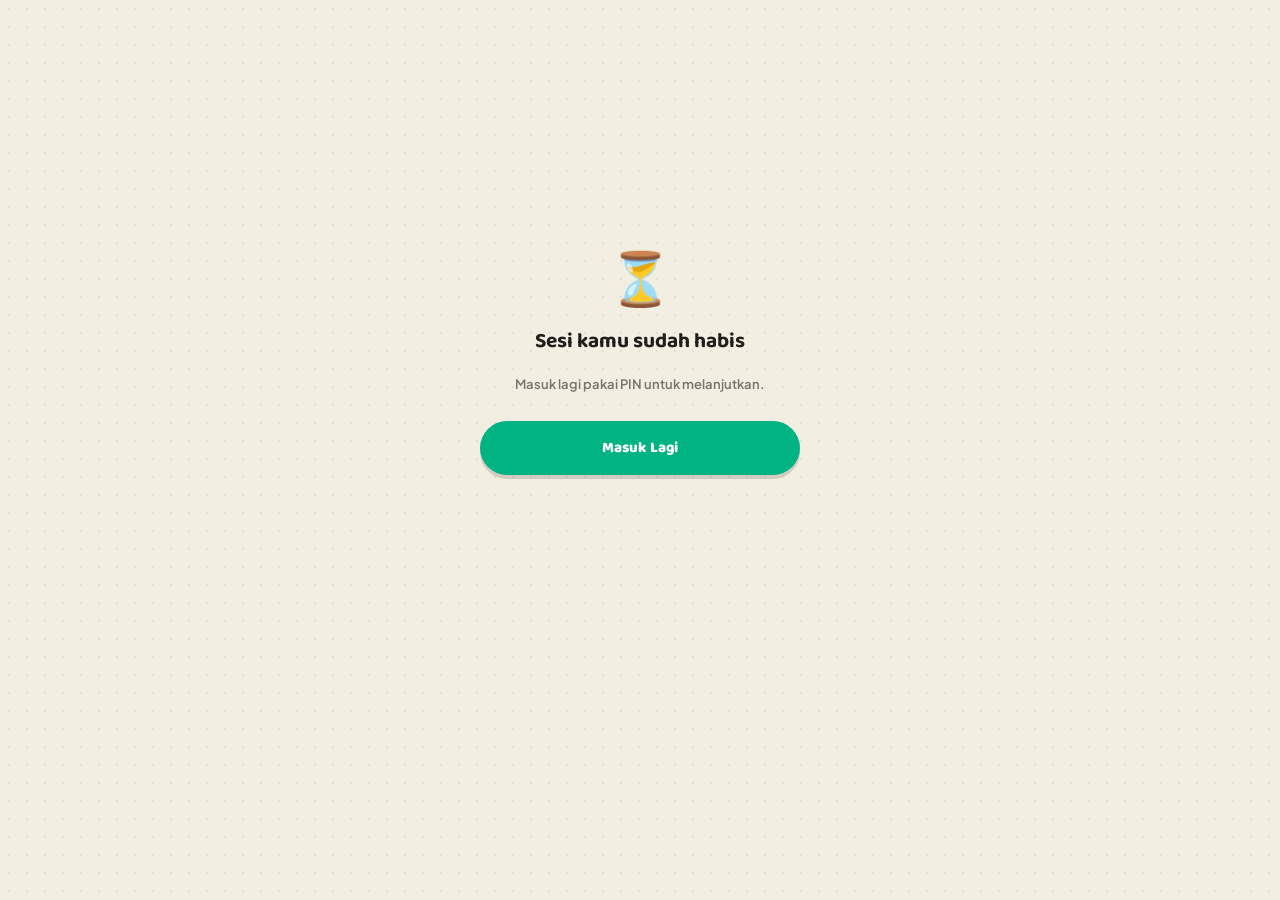
<file: produksi.html>
<!DOCTYPE html>
<html lang="id">
<head>
<meta charset="UTF-8">
<meta name="viewport" content="width=device-width, initial-scale=1.0, user-scalable=no">
<title>Report Produksi</title>
<link rel="manifest" href="manifest.json">
<meta name="theme-color" content="#00875F">
<link rel="apple-touch-icon" href="icon-192.png">
<meta name="apple-mobile-web-app-capable" content="yes">
<link rel="preconnect" href="https://fonts.googleapis.com">
<link rel="preconnect" href="https://fonts.gstatic.com" crossorigin>
<link href="https://fonts.googleapis.com/css2?family=Baloo+2:wght@500;600;700;800&family=Plus+Jakarta+Sans:wght@400;500;600;700;800&display=swap" rel="stylesheet">
<style>
  :root {
    --font-display: 'Baloo 2', sans-serif;
    --font-body: 'Plus Jakarta Sans', -apple-system, 'Segoe UI', sans-serif;
    --bg: #F3EEE2;
    --bg-dot: rgba(28,29,31,0.07);
    --ink: #201F1C;
    --ink-soft: #77746C;
    --ink-faint: #ACA89D;
    --surface: #FFFFFF;
    --surface-2: #FAF7EF;
    --border: rgba(32,31,28,0.10);
    --mint: #00B383;
    --mint-deep: #00875F;
    --mint-ink: #DCF4EA;
    --mint-text: #036A4B;
    --danger: #E24545;
    --danger-ink: #FBE1E1;
    --danger-text: #A82A2A;
    --radius: 24px;
    --radius-sm: 16px;
    --shadow-card: 0 1px 0 rgba(32,31,28,0.04), 0 10px 22px rgba(32,31,28,0.06);
    --shadow-pop: 0 4px 0 rgba(0,0,0,0.14);
  }
  * { box-sizing: border-box; margin: 0; padding: 0; -webkit-tap-highlight-color: transparent; }
  body {
    font-family: var(--font-body);
    background-color: var(--bg);
    background-image: radial-gradient(var(--bg-dot) 1.2px, transparent 1.2px);
    background-size: 18px 18px;
    color: var(--ink);
    min-height: 100vh;
    padding: 26px 16px 40px;
  }
  .card {
    background: var(--surface); border-radius: var(--radius); padding: 18px;
    border: 1px solid var(--border); box-shadow: var(--shadow-card); margin-bottom: 14px;
  }
  .btn {
    width: 100%; padding: 15px; border: none; border-radius: 999px;
    background: var(--mint); color: #fff; font-size: 15px; font-weight: 800;
    cursor: pointer; margin-top: 8px; font-family: var(--font-display);
    box-shadow: var(--shadow-pop); letter-spacing: 0.2px;
  }
  .btn:active { transform: translateY(2px); box-shadow: 0 2px 0 rgba(0,0,0,0.12); }
  .btn-secondary { background: var(--surface-2); color: var(--ink); border: 1.5px solid var(--border); box-shadow: none; }

  .top-bar { display: flex; align-items: center; gap: 12px; margin-bottom: 20px; }
  .back-btn {
    width: 40px; height: 40px; border-radius: 50%; background: var(--surface);
    border: 1.5px solid var(--border); display: flex; align-items: center; justify-content: center;
    cursor: pointer; font-size: 17px; flex-shrink: 0; box-shadow: var(--shadow-card);
  }
  .top-title { font-family: var(--font-display); font-size: 22px; font-weight: 700; line-height: 1.15; }
  .top-sub { font-size: 12.5px; color: var(--ink-soft); font-weight: 600; margin-top: 2px; }

  .role-chip {
    display: inline-flex; align-items: center; gap: 6px; background: var(--mint-ink);
    color: var(--mint-text); padding: 6px 12px; border-radius: 999px;
    font-size: 11.5px; font-weight: 800; letter-spacing: 0.3px; text-transform: uppercase;
  }

  .status-box { padding: 13px 16px; border-radius: var(--radius-sm); font-weight: 700; text-align: center; font-size: 14px; }
  .status-fail { background: var(--danger-ink); color: var(--danger-text); border: 1px solid rgba(226,69,69,0.2); }
  .info-text { font-size: 13px; color: var(--ink-soft); text-align: center; margin: 8px 0; font-weight: 600; line-height: 1.55; }

  /* Layar tunggu & tolak */
  .screen { display: none; }
  .screen.active { display: block; }
  .center-screen { min-height: 74vh; display: flex; flex-direction: column; align-items: center; justify-content: center; text-align: center; }
  .big-emoji { font-size: 52px; margin-bottom: 14px; }
  .center-title { font-family: var(--font-display); font-size: 21px; font-weight: 700; margin-bottom: 8px; }
  .spinner {
    width: 34px; height: 34px; border: 3.5px solid var(--border);
    border-top-color: var(--mint); border-radius: 50%; animation: spin 0.8s linear infinite;
  }
  @keyframes spin { to { transform: rotate(360deg); } }
  @media (prefers-reduced-motion: reduce) { .spinner { animation-duration: 2.4s; } }

  .placeholder-card {
    border: 2px dashed var(--border); background: var(--surface-2);
    border-radius: var(--radius); padding: 30px 20px; text-align: center;
  }
  .placeholder-emoji { font-size: 38px; margin-bottom: 10px; }
  .placeholder-title { font-family: var(--font-display); font-size: 17px; font-weight: 700; margin-bottom: 6px; }

  /* Komponen report */
  label { font-size: 13px; color: var(--ink-soft); font-weight: 700; display: block; margin-bottom: 6px; }
  input[type=date] {
    width: 100%; padding: 11px 12px; border-radius: var(--radius-sm);
    border: 1.5px solid var(--border); background: var(--surface-2);
    color: var(--ink); font-size: 15px; font-family: var(--font-body);
  }
  .status-note { font-size: 12.5px; color: var(--ink-soft); font-weight: 600; margin-top: 10px; min-height: 16px; }
  .status-note.error { color: var(--danger-text); }
  pre.preview {
    white-space: pre-wrap; word-wrap: break-word;
    font-family: 'SF Mono', Consolas, Menlo, monospace;
    font-size: 13.5px; line-height: 1.6;
    background: var(--surface-2); border: 1.5px solid var(--border);
    border-radius: var(--radius-sm); padding: 14px; margin: 0; min-height: 60px;
    color: var(--ink);
  }
  .btn:disabled { opacity: 0.4; cursor: not-allowed; }
  .btn:disabled:active { transform: none; box-shadow: var(--shadow-pop); }
</style>
</head>
<body>

<!-- ===== 1. MEMERIKSA AKSES ===== -->
<div class="screen active" id="screenLoading">
  <div class="center-screen">
    <div class="spinner"></div>
    <p class="info-text" style="margin-top:16px">Memeriksa akses…</p>
  </div>
</div>

<!-- ===== 2. AKSES DITOLAK ===== -->
<div class="screen" id="screenTolak">
  <div class="center-screen">
    <div class="big-emoji">🔒</div>
    <div class="center-title">Halaman ini bukan untuk role kamu</div>
    <p class="info-text" id="tolakPesan">Menu Report Produksi cuma bisa dibuka oleh tim Produksi.</p>
    <div style="width:100%; max-width:320px; margin-top:10px">
      <button class="btn" onclick="kembaliKeApp()">Kembali ke Beranda</button>
    </div>
  </div>
</div>

<!-- ===== 3. SESI HABIS ===== -->
<div class="screen" id="screenSesi">
  <div class="center-screen">
    <div class="big-emoji">⏳</div>
    <div class="center-title">Sesi kamu sudah habis</div>
    <p class="info-text">Masuk lagi pakai PIN untuk melanjutkan.</p>
    <div style="width:100%; max-width:320px; margin-top:10px">
      <button class="btn" onclick="kembaliKeApp()">Masuk Lagi</button>
    </div>
  </div>
</div>

<!-- ===== 4. HALAMAN UTAMA ===== -->
<div class="screen" id="screenUtama">
  <div class="top-bar">
    <div class="back-btn" onclick="kembaliKeApp()">←</div>
    <div>
      <div class="top-title">Report Produksi</div>
      <div class="top-sub" id="sapaan">—</div>
    </div>
  </div>

  <div class="card" style="display:flex; align-items:center; gap:10px">
    <span class="role-chip" id="roleChip">🏭 Produksi</span>
    <span style="font-size:12.5px; color:var(--ink-soft); font-weight:600" id="catatanHr"></span>
  </div>

  <div class="card">
    <label for="datePicker">Pilih tanggal</label>
    <input type="date" id="datePicker">
    <div class="status-note" id="status">Memuat data…</div>
  </div>

  <div class="card">
    <label>Preview report</label>
    <pre class="preview" id="preview">—</pre>
    <button class="btn" id="shareBtn" disabled>Share ke WhatsApp</button>
    <button class="btn btn-secondary" id="copyBtn" disabled>Copy teks</button>
  </div>
</div>

<script>
// =====================================================================
// URL Apps Script Absensi — dipakai buat penjaga akses (getProfil).
// GANTI kalau URL Apps Script Absensi berubah.
const SCRIPT_URL = 'https://script.google.com/macros/s/AKfycbxDjfUyqGAaSfJxBHZ2ULgXyttVSgTJFBt9D8KF6m-wvbcNEzEbol9DbtzzPoxMXP79/exec';

// URL Apps Script Dashboard Kulturama (Code_Kreatif.gs) — dipakai buat
// ambil data report. Ini project yang SAMA dipakai REPORT-KREATIF-index.html.
// Kalau sudah punya nilainya di sana, salin persis ke sini.
const APPS_SCRIPT_URL_DASHBOARD = 'https://script.google.com/macros/s/AKfycbx2FBnb68lCgmCe4iW2td12aQ_zvG0rqORuaFe8evdJFHQyKiH4QwZdxCa9cOjormAJ/exec';

// Role yang berhak membuka halaman ini. HR selalu boleh (superuser).
const ROLE_HALAMAN = 'produksi';
const NAMA_ROLE = 'Produksi';
// =====================================================================

const BULAN = ['JANUARI','FEBRUARI','MARET','APRIL','MEI','JUNI','JULI','AGUSTUS','SEPTEMBER','OKTOBER','NOVEMBER','DESEMBER'];

const datePicker = document.getElementById('datePicker');
const statusEl = document.getElementById('status');
const previewEl = document.getElementById('preview');
const shareBtn = document.getElementById('shareBtn');
const copyBtn = document.getElementById('copyBtn');

let currentText = '';

function todayISO() {
  const d = new Date();
  const tzOffset = d.getTimezoneOffset() * 60000;
  return new Date(d - tzOffset).toISOString().slice(0, 10);
}

function formatTanggalLabel(iso) {
  const [y, m, d] = iso.split('-').map(Number);
  return `${d} ${BULAN[m - 1]} ${y}`;
}

function fmtNum(n) {
  const num = Number(n);
  if (isNaN(num)) return String(n ?? '-');
  return num.toLocaleString('en-US');
}

// Affiliate sengaja TIDAK ditampilkan di teks WhatsApp (cuma disimpan di data).
function buildReportText(data) {
  const tgl = formatTanggalLabel(data.date);
  const k = data.konten || {};
  let body = '';

  if (k.videoPanjang) {
    body += `*Vid. Panjang SP*\n* Target = ${fmtNum(k.videoPanjang.target)} Vid/bulan\n* Progres = ${k.videoPanjang.progres}\n`;
  }
  if (k.videoPendek) {
    body += `*Vid. Pendek SP*\n* Target = ${fmtNum(k.videoPendek.target)} Vid/bulan\n* Progres = ${k.videoPendek.progres}\n`;
  }
  if (k.carousel) {
    body += `*Carousel SP*\n* Target = ${fmtNum(k.carousel.target)}/bulan\n* Progres = ${k.carousel.progres}\n`;
  }

  return `*REPORT PRODUKSI - ${tgl}*\n—\n${body}`.trim();
}

async function loadReport(dateISO) {
  statusEl.textContent = 'Memuat data…';
  statusEl.classList.remove('error');
  shareBtn.disabled = true;
  copyBtn.disabled = true;

  if (!APPS_SCRIPT_URL_DASHBOARD || APPS_SCRIPT_URL_DASHBOARD.includes('GANTI_DENGAN')) {
    statusEl.textContent = 'Belum di-setup: isi APPS_SCRIPT_URL_DASHBOARD di kode dulu.';
    statusEl.classList.add('error');
    return;
  }

  try {
    const url = `${APPS_SCRIPT_URL_DASHBOARD}?action=reportProduksi&date=${dateISO}&token=${encodeURIComponent(getToken())}`;
    const res = await fetch(url);
    const data = await res.json();

    // Sesi habis di tengah pemakaian (token kadaluarsa pas lagi buka halaman ini)
    if (data.code === 'UNAUTHORIZED' || data.code === 'FORBIDDEN') {
      statusEl.textContent = 'Sesi berubah. Muat ulang halaman ini.';
      statusEl.classList.add('error');
      previewEl.textContent = '—';
      return;
    }

    if (data.error === 'month_not_found') {
      statusEl.textContent = 'Belum ada data untuk bulan ini di sheet REPORT PRODUKSI.';
      statusEl.classList.add('error');
      previewEl.textContent = '—';
      return;
    }
    if (data.error) {
      statusEl.textContent = 'Data belum ada di sheet.';
      statusEl.classList.add('error');
      previewEl.textContent = '—';
      return;
    }

    currentText = buildReportText(data);
    previewEl.textContent = currentText;
    statusEl.textContent = 'Data ditemukan ✓';
    shareBtn.disabled = false;
    copyBtn.disabled = false;
  } catch (err) {
    statusEl.textContent = 'Gagal ambil data. Cek koneksi internet.';
    statusEl.classList.add('error');
    console.error(err);
  }
}

datePicker.addEventListener('change', () => loadReport(datePicker.value));

shareBtn.addEventListener('click', () => {
  if (!currentText) return;
  window.open(`https://wa.me/?text=${encodeURIComponent(currentText)}`, '_blank');
});

copyBtn.addEventListener('click', async () => {
  if (!currentText) return;
  try {
    await navigator.clipboard.writeText(currentText);
    copyBtn.textContent = 'Tersalin ✓';
    setTimeout(() => (copyBtn.textContent = 'Copy teks'), 1500);
  } catch (err) {
    console.error(err);
  }
});

function tampilkanLayar(id) {
  document.querySelectorAll('.screen').forEach(s => s.classList.remove('active'));
  document.getElementById(id).classList.add('active');
}

function kembaliKeApp() { window.location.href = 'index.html'; }

function getToken() { return localStorage.getItem('absensi_token') || ''; }

// PENJAGA AKSES.
// Role TIDAK diambil dari localStorage, tapi ditanyakan ulang ke server pakai
// token. Alasannya: isi localStorage gampang diedit sendiri lewat DevTools,
// sedangkan token ditandatangani server dan gak bisa dipalsukan.
// Ini tetap bukan pengaman utama — pengaman sebenarnya ada di endpoint data
// (setiap permintaan report dicek ulang role-nya di server).
async function periksaAkses() {
  const token = getToken();
  if (!token) { tampilkanLayar('screenSesi'); return; }

  try {
    const res = await fetch(SCRIPT_URL + '?action=getProfil&token=' + encodeURIComponent(token));
    const data = await res.json();

    if (data.code === 'UNAUTHORIZED' || data.result !== 'success') {
      tampilkanLayar('screenSesi');
      return;
    }

    const role = (data.role || '').toLowerCase();
    // HR & admin = superuser (admin dipakai buat pihak eksternal
    // yang butuh akses penuh tapi bukan karyawan).
    const boleh = (role === ROLE_HALAMAN) || (role === 'hr') || (role === 'admin');

    if (!boleh) {
      document.getElementById('tolakPesan').textContent =
        'Menu Report ' + NAMA_ROLE + ' cuma bisa dibuka oleh tim ' + NAMA_ROLE + '. Role kamu: ' + (role || 'belum diatur') + '.';
      tampilkanLayar('screenTolak');
      return;
    }

    document.getElementById('sapaan').textContent = 'Halo, ' + data.nama;
    if (role === 'hr' || role === 'admin') {
      document.getElementById('catatanHr').textContent = 'Dibuka sebagai ' + role.toUpperCase();
    }
    tampilkanLayar('screenUtama');

    const tgl = todayISO();
    datePicker.value = tgl;
    loadReport(tgl);

  } catch (err) {
    document.getElementById('tolakPesan').textContent =
      'Tidak bisa menghubungi server. Cek koneksi internet, lalu coba lagi.';
    tampilkanLayar('screenTolak');
  }
}

window.addEventListener('DOMContentLoaded', periksaAkses);
</script>
</body>
</html>
</file>
<file: style.css>
:root {
    --font-display: 'Baloo 2', sans-serif;
    --font-body: 'Plus Jakarta Sans', -apple-system, 'Segoe UI', sans-serif;

    --bg: #F3EEE2;
    --bg-dot: rgba(28,29,31,0.07);
    --ink: #201F1C;
    --ink-soft: #77746C;
    --ink-faint: #ACA89D;

    --surface: #FFFFFF;
    --surface-2: #FAF7EF;
    --border: rgba(32,31,28,0.10);

    --mint: #00B383;
    --mint-deep: #00875F;
    --mint-ink: #DCF4EA;
    --mint-text: #036A4B;

    --blue: #3363EC;
    --blue-deep: #1F45C4;
    --blue-ink: #E4EAFD;
    --blue-text: #1F3FAE;

    --coral: #FF6B4A;
    --coral-deep: #E44A28;
    --coral-ink: #FFE4DA;
    --coral-text: #B33D1F;

    --yellow: #FFC93C;
    --yellow-ink: #FFF2CE;
    --yellow-text: #8A6300;

    --pink: #E23A79;
    --pink-ink: #FBE0EC;
    --pink-text: #A62658;

    --purple: #7C5CFC;
    --purple-ink: #EBE4FF;
    --purple-text: #5738C4;

    --danger: #E24545;
    --danger-ink: #FBE1E1;
    --danger-text: #A82A2A;

    --radius: 24px;
    --radius-sm: 16px;
    --nav-h: 76px;
    --shadow-card: 0 1px 0 rgba(32,31,28,0.04), 0 10px 22px rgba(32,31,28,0.06);
    --shadow-pop: 0 4px 0 rgba(0,0,0,0.14);
  }
  * { box-sizing: border-box; margin: 0; padding: 0; -webkit-tap-highlight-color: transparent; }
  body {
    font-family: var(--font-body);
    background-color: var(--bg);
    background-image: radial-gradient(var(--bg-dot) 1.2px, transparent 1.2px);
    background-size: 18px 18px;
    color: var(--ink);
    min-height: 100vh;
    padding-bottom: calc(var(--nav-h) + 28px);
  }
  .page { display: none; min-height: calc(100vh - var(--nav-h)); }
  .page.active { display: block; }

  /* NAV */
  .bottom-nav {
    position: fixed;
    bottom: 18px;
    left: 50%;
    transform: translateX(-50%);
    width: calc(100% - 40px);
    max-width: 360px;
    height: 68px;
    background: var(--surface);
    border: 1px solid var(--border);
    border-radius: 999px;
    display: flex;
    align-items: center;
    justify-content: space-around;
    gap: 4px;
    z-index: 100;
    box-shadow: var(--shadow-card);
    padding: 6px;
  }
  .nav-item {
    display: flex; align-items: center; justify-content: center; gap: 6px;
    height: 54px; flex: 1; min-width: 0;
    cursor: pointer; border-radius: 999px; color: var(--ink-faint);
    transition: all 0.25s cubic-bezier(.34,1.56,.64,1);
  }
  .nav-item .nav-icon { font-size: 20px; line-height: 1; filter: none; transition: all 0.2s; }
  .nav-item .nav-label { font-size: 0; max-width: 0; overflow: hidden; white-space: nowrap; font-family: var(--font-display); font-weight: 700; transition: all 0.25s; }
  .nav-item.active { background: var(--mint); color: #fff; box-shadow: 0 3px 0 rgba(0,0,0,0.12); flex: 1.5; }
  .nav-item.active .nav-icon { transform: scale(1.05); }
  .nav-item.active .nav-label { font-size: 13px; max-width: 90px; margin-left: 1px; }

  /* CARDS */
  .card { background: var(--surface); border-radius: var(--radius); padding: 16px; border: 1px solid var(--border); box-shadow: var(--shadow-card); }
  .scroll-x { display: flex; gap: 8px; overflow-x: auto; padding: 4px 2px 8px; scrollbar-width: none; }
  .scroll-x::-webkit-scrollbar { display: none; }

  /* INPUTS */
  input, select, textarea {
    width: 100%; padding: 13px; border: 1.5px solid var(--border);
    border-radius: var(--radius-sm); font-size: 16px; font-family: var(--font-body);
    background: var(--surface-2); color: var(--ink); margin-bottom: 12px;
    outline: none; transition: border-color 0.2s; color-scheme: light;
  }
  input:focus, select:focus, textarea:focus { border-color: var(--mint); }
  textarea { resize: vertical; min-height: 80px; }

  .btn {
    width: 100%; padding: 15px; border: none; border-radius: 999px;
    background: var(--mint); color: #fff; font-size: 15px; font-weight: 800;
    cursor: pointer; margin-top: 8px; transition: all 0.15s; letter-spacing: 0.2px;
    font-family: var(--font-display); box-shadow: var(--shadow-pop);
  }
  .btn:active { transform: translateY(2px); box-shadow: 0 2px 0 rgba(0,0,0,0.12); }
  .btn:disabled { background: var(--border); color: var(--ink-faint); box-shadow: none; }
  .btn-secondary { background: var(--surface-2); color: var(--ink); border: 1.5px solid var(--border); box-shadow: none; }
  .btn-outline { background: transparent; border: 2px solid var(--mint); color: var(--mint-deep); box-shadow: none; }

  .status-box { padding: 12px 16px; border-radius: var(--radius-sm); font-weight: 700; text-align: center; margin-top: 8px; font-size: 14px; }
  .status-ok { background: var(--mint-ink); color: var(--mint-text); border: 1px solid rgba(0,179,131,0.2); }
  .status-fail { background: var(--danger-ink); color: var(--danger-text); border: 1px solid rgba(226,69,69,0.2); }
  .info-text { font-size: 13px; color: var(--ink-soft); text-align: center; margin: 6px 0 12px; font-weight: 600; }

  .section-label { font-family: var(--font-display); font-size: 15px; font-weight: 700; color: var(--ink); margin: 20px 0 10px; }

  /* ===== HOME ===== */
  #page-home { padding: 32px 16px 18px; }
  #page-leaderboard { padding: 32px 16px 18px; }
  .home-header { display: flex; justify-content: space-between; align-items: flex-start; gap: 10px; }
  .home-eyebrow { font-size: 13px; font-weight: 700; color: var(--ink-soft); margin-bottom: 3px; }
  .home-title { font-family: var(--font-display); font-size: 25px; font-weight: 700; color: var(--ink); line-height: 1.2; }
  .home-sub { font-size: 13px; color: var(--ink-soft); margin: 8px 0 6px; line-height: 1.5; max-width: 92%; font-weight: 500; }
  .home-header-badges { display: flex; align-items: flex-start; gap: 8px; flex-shrink: 0; }
  .badge-circle {
    width: 42px; height: 42px; border-radius: 50%; background: var(--yellow-ink);
    display: flex; align-items: center; justify-content: center; font-size: 19px;
    cursor: pointer; border: 1.5px solid var(--border); flex-shrink: 0; overflow: hidden;
  }
  .badge-circle img { width: 100%; height: 100%; object-fit: cover; }
  .badge-flame-col { display: flex; flex-direction: column; align-items: center; gap: 4px; }
  .badge-pill {
    display: flex; align-items: center; gap: 5px; background: var(--coral); color: #fff;
    padding: 9px 13px; border-radius: 999px; font-weight: 800; font-family: var(--font-display);
    font-size: 13px; box-shadow: 0 3px 0 rgba(0,0,0,0.12); white-space: nowrap;
  }
  .badge-pill-caption { font-size: 9px; color: var(--ink-soft); font-weight: 700; text-align: center; max-width: 74px; line-height: 1.25; }

  .date-item {
    display: flex; flex-direction: column; align-items: center; justify-content: center; gap: 4px;
    min-width: 50px; height: 62px; border-radius: 18px; flex-shrink: 0;
    background: var(--surface-2); border: 1.5px solid var(--border); transition: all 0.2s;
  }
  .date-item:nth-child(7n+1) { background: var(--mint-ink); }
  .date-item:nth-child(7n+2) { background: var(--coral-ink); }
  .date-item:nth-child(7n+3) { background: var(--pink-ink); }
  .date-item:nth-child(7n+4) { background: var(--blue-ink); }
  .date-item:nth-child(7n+5) { background: var(--yellow-ink); }
  .date-item:nth-child(7n+6) { background: var(--purple-ink); }
  .date-item .day-name { font-size: 9px; font-weight: 700; color: var(--ink-soft); text-transform: uppercase; letter-spacing: 0.4px; }
  .date-item .day-num { font-size: 15px; font-weight: 800; color: var(--ink); line-height: 1; font-family: var(--font-display); }
  .date-item.today { background: var(--mint); border-color: var(--mint); box-shadow: 0 3px 0 rgba(0,0,0,0.12); transform: translateY(-2px); }
  .date-item.today .day-name, .date-item.today .day-num { color: #fff; }

  .coming-soon-card { background: var(--surface); border-radius: var(--radius); padding: 30px 16px; text-align: center; margin-bottom: 12px; border: 2px dashed var(--border); }
  .coming-soon-card .cs-emoji { font-size: 26px; margin-bottom: 8px; }
  .coming-soon-card .cs-title { font-size: 14px; font-weight: 800; color: var(--ink); font-family: var(--font-display); }
  .coming-soon-card .cs-sub { font-size: 12px; color: var(--ink-soft); margin-top: 4px; font-weight: 600; }

  /* Kartu aksi besar bergaya bold (CTA absen + countdown batas absen) */
  .action-card {
    border-radius: 26px; padding: 20px; color: #fff; position: relative; overflow: hidden;
    box-shadow: var(--shadow-card); margin-bottom: 12px; cursor: pointer; border: none;
  }
  .action-card.blue { background: linear-gradient(150deg, #3E71F5 0%, #2447C4 100%); }
  .action-card-title { font-family: var(--font-display); font-size: 19px; font-weight: 700; margin-bottom: 4px; }
  .action-card-sub { font-size: 12.5px; opacity: 0.85; max-width: 68%; font-weight: 500; line-height: 1.4; }
  .action-card-emoji { position: absolute; right: 16px; bottom: 14px; font-size: 40px; opacity: 0.9; }

  /* Card leaderboard ringkas di Home, nyambung ke tab Papan */
  .action-card.purple { background: linear-gradient(150deg, #9179FF 0%, #5738C4 100%); }
  /* Kartu menu khusus role (Kreatif / Produksi) */
  .action-card.mint { background: linear-gradient(150deg, #00C692 0%, #007854 100%); }
  .action-card-rank {
    position: absolute; right: 16px; top: 50%; transform: translateY(-50%);
    background: rgba(255,255,255,0.16); border: 1.5px solid rgba(255,255,255,0.3);
    border-radius: 16px; padding: 10px 14px; text-align: center; min-width: 52px;
  }
  .action-card-rank .rank-num { font-size: 20px; font-weight: 800; font-family: var(--font-display); line-height: 1; color: #fff; }
  .action-card-rank .rank-label { font-size: 8.5px; font-weight: 700; opacity: 0.85; margin-top: 3px; text-transform: uppercase; letter-spacing: 0.3px; color: #fff; }

  /* Card batas absen (countdown ke 08:05) — pakai bahasa action-card */
  .today-absen-card {
    background: linear-gradient(150deg, #00C896 0%, #00875F 100%);
    border-radius: 26px; padding: 20px; margin-bottom: 12px; color: #fff;
    box-shadow: var(--shadow-card); position: relative; overflow: hidden; transition: all 0.2s;
  }
  .today-absen-card::after { content: '⏰'; position: absolute; right: 16px; bottom: 10px; font-size: 40px; opacity: 0.85; }
  .today-absen-label { font-size: 12px; color: rgba(255,255,255,0.85); margin-bottom: 6px; font-weight: 700; }
  .today-absen-time { font-size: 28px; font-weight: 800; color: #fff; letter-spacing: 0.5px; font-variant-numeric: tabular-nums; font-family: var(--font-display); }
  .today-absen-card.countdown-late {
    background: linear-gradient(150deg, #FF7A5C 0%, #D8391A 100%);
  }
  .today-absen-card.countdown-late::after { content: '⚠️'; }
  .today-absen-card.countdown-late .today-absen-time { font-size: 17px; }

  /* Card ringkasan jam masuk pertama & pulang terakhir hari ini */
  .today-summary-row { display: flex; gap: 10px; margin-bottom: 12px; }
  .today-summary-card {
    flex: 1; background: var(--surface); border-radius: var(--radius); padding: 14px;
    border: 1px solid var(--border); box-shadow: var(--shadow-card); display: flex; align-items: center; gap: 10px; min-width: 0;
  }
  .today-summary-icon {
    font-size: 19px; width: 40px; height: 40px; border-radius: 50%; background: var(--surface-2);
    display: flex; align-items: center; justify-content: center; flex-shrink: 0; border: 1.5px solid var(--border);
  }
  .today-summary-info { min-width: 0; }
  .today-summary-label { font-size: 11px; color: var(--ink-soft); font-weight: 700; }
  .today-summary-jam { font-size: 18px; font-weight: 800; margin-top: 2px; font-family: var(--font-display); color: var(--ink); }

  /* Leaderboard */
  .lb-top3 { display: flex; align-items: flex-end; gap: 10px; margin-bottom: 14px; margin-top: 6px; }
  .lb-top-col { flex: 1; min-width: 0; display: flex; flex-direction: column; align-items: center; }
  .lb-top-avatar {
    width: 46px; height: 46px; border-radius: 50%; background: var(--surface);
    border: 2px solid var(--border);
    display: flex; align-items: center; justify-content: center; font-weight: 800;
    color: var(--mint-deep); font-size: 16px; margin-bottom: 6px; flex-shrink: 0; font-family: var(--font-display);
  }
  .lb-top-col.rank-1 .lb-top-avatar { width: 58px; height: 58px; font-size: 20px; border-color: var(--yellow); color: var(--yellow-text); }
  .lb-top-col.rank-2 .lb-top-avatar { border-color: var(--blue); color: var(--blue-text); }
  .lb-top-col.rank-3 .lb-top-avatar { border-color: var(--coral); color: var(--coral-text); }
  .lb-top-col.lb-me .lb-top-avatar { box-shadow: 0 0 0 3px var(--mint-ink); }
  .lb-top-name {
    font-size: 12px; font-weight: 700; color: var(--ink); text-align: center;
    max-width: 100%; overflow: hidden; text-overflow: ellipsis; white-space: nowrap; margin-bottom: 6px;
  }
  .lb-top-badge {
    background: var(--surface); border: 1px solid var(--border); color: var(--ink);
    font-size: 11px; font-weight: 800; padding: 4px 12px; border-radius: 20px;
    margin-bottom: -12px; position: relative; z-index: 2; white-space: nowrap; box-shadow: var(--shadow-card);
    font-family: var(--font-display);
  }
  .lb-bar {
    width: 100%; border-radius: 18px 18px 0 0; display: flex; align-items: flex-start;
    justify-content: center; padding-top: 26px; font-size: 22px; font-weight: 800;
    color: rgba(0,135,95,0.4); background: linear-gradient(180deg, var(--mint-ink), rgba(220,244,234,0.3));
    border: 1px solid rgba(0,179,131,0.18); border-bottom: none; box-sizing: border-box; font-family: var(--font-display);
  }
  .lb-top-col.rank-1 .lb-bar { height: 106px; background: linear-gradient(180deg, var(--yellow-ink), rgba(255,242,206,0.3)); border-color: rgba(255,201,60,0.3); color: #B58900; }
  .lb-top-col.rank-2 .lb-bar { height: 80px; background: linear-gradient(180deg, var(--blue-ink), rgba(228,234,253,0.3)); border-color: rgba(51,99,236,0.2); color: var(--blue-text); }
  .lb-top-col.rank-3 .lb-bar { height: 58px; background: linear-gradient(180deg, var(--coral-ink), rgba(255,228,218,0.3)); border-color: rgba(255,107,74,0.25); color: var(--coral-text); }

  .lb-rest-item { display: flex; align-items: center; gap: 12px; padding: 12px 0; border-bottom: 1px solid var(--border); }
  .lb-rest-item:last-child { border-bottom: none; }
  .lb-rest-item.lb-me { background: var(--mint-ink); border-radius: var(--radius-sm); padding-left: 8px; padding-right: 8px; margin: 0 -8px; }
  .lb-rest-rank { width: 26px; text-align: center; font-size: 13px; font-weight: 800; color: var(--ink-faint); flex-shrink: 0; font-family: var(--font-display); }
  .lb-rest-avatar {
    width: 36px; height: 36px; border-radius: 50%; background: var(--surface-2);
    display: flex; align-items: center; justify-content: center; font-weight: 800;
    color: var(--ink-soft); font-size: 13px; flex-shrink: 0; border: 1.5px solid var(--border); font-family: var(--font-display);
  }
  .lb-rest-info { flex: 1; min-width: 0; }
  .lb-rest-name { font-size: 14px; font-weight: 700; color: var(--ink); min-width: 0; overflow: hidden; text-overflow: ellipsis; white-space: nowrap; }
  .lb-rest-pts { font-size: 11px; color: var(--ink-soft); font-weight: 600; margin-top: 2px; }

  /* ===== ABSEN ===== */
  #page-absen { padding: 32px 16px 18px; }
  #page-absen h2 { text-align: center; margin-bottom: 16px; font-size: 21px; font-family: var(--font-display); }
  .step { display: none; }
  .step.active { display: block; }
  .jenis-label-absen { font-size: 11px; color: var(--ink-soft); margin: 14px 0 6px; font-weight: 800; text-transform: uppercase; letter-spacing: 0.6px; }
  .jenis-btn {
    width: 100%; background: var(--surface-2); color: var(--ink); border: 1.5px solid var(--border);
    border-radius: var(--radius-sm); text-align: left; padding: 14px 16px; font-size: 15px;
    font-weight: 700; cursor: pointer; margin-top: 8px; transition: all 0.2s; font-family: var(--font-body);
    display: flex; align-items: center; gap: 10px;
  }
  .jenis-btn:active { border-color: var(--mint); background: var(--mint-ink); }

  /* Tombol yang "disarankan" berdasarkan status absen hari ini
     (belum ada Absen Masuk -> sorot Masuk; udah ada tapi belum Pulang -> sorot Pulang).
     Bukan satu-satunya yang bisa diklik — cuma nudge visual, tombol lain tetap aktif. */
  .jenis-btn.disarankan {
    border: 2px solid var(--mint); background: var(--mint-ink); font-weight: 800;
  }
  .jenis-btn.disarankan::after {
    content: 'Disarankan'; margin-left: auto; font-size: 10px; font-weight: 800;
    color: var(--mint-text); background: var(--surface); padding: 3px 8px; border-radius: 999px;
    letter-spacing: 0.3px; text-transform: uppercase; flex-shrink: 0;
  }

  /* Chip pengingat "lagi absen apa" — nempel di step QR/GPS/selfie biar keliatan
     terus sampai submit, jadi kalau salah pilih masih ketauan sebelum kekirim. */
  .absen-jenis-chip {
    display: inline-flex; align-items: center; gap: 6px; background: var(--surface-2);
    border: 1.5px solid var(--border); border-radius: 999px; padding: 7px 14px;
    font-size: 12.5px; font-weight: 800; color: var(--ink); margin-bottom: 12px;
  }
  .absen-jenis-chip .ganti-link { color: var(--mint-text); font-weight: 800; cursor: pointer; margin-left: 4px; }

  #qr-reader { width: 100%; border-radius: var(--radius-sm); overflow: hidden; margin-top: 8px; border: 1.5px solid var(--border); }
  #camera-view, #captured-photo { width: 100%; border-radius: var(--radius-sm); margin-top: 12px; }
  .upload-area {
    border: 2px dashed var(--border); border-radius: var(--radius-sm); padding: 28px 16px;
    text-align: center; color: var(--ink-soft); cursor: pointer; margin-bottom: 12px;
    font-size: 14px; font-weight: 700; transition: all 0.2s; background: var(--surface-2);
  }
  .upload-area.has-file { border-color: var(--mint); color: var(--mint-deep); background: var(--mint-ink); }
  #screenshotPreview { width: 100%; border-radius: var(--radius-sm); margin-top: 8px; display: none; }

  /* ===== PROFIL ===== */
  #page-profil { padding: 32px 16px 18px; }
  #page-slip-gaji { padding: 32px 16px 18px; }
  .profil-header { display: flex; align-items: center; gap: 16px; margin-bottom: 20px; padding-top: 8px; }
  .profil-foto-wrap { position: relative; width: 88px; height: 88px; flex-shrink: 0; }
  .profil-foto {
    width: 88px; height: 88px; border-radius: 50%; object-fit: cover;
    border: 3px solid var(--mint); background: var(--mint-ink);
    display: flex; align-items: center; justify-content: center;
    font-size: 36px; overflow: hidden;
  }
  .profil-foto img { width: 100%; height: 100%; object-fit: cover; display: block; }
  .profil-foto-edit {
    position: absolute; bottom: 0; right: 0; width: 28px; height: 28px;
    background: var(--mint); border-radius: 50%; display: flex; align-items: center;
    justify-content: center; cursor: pointer; font-size: 13px; box-shadow: 0 2px 6px rgba(0,0,0,0.2); border: 2px solid var(--surface);
  }
  .profil-info { flex: 1; min-width: 0; }
  .profil-nama { font-size: 20px; font-weight: 800; margin-bottom: 2px; font-family: var(--font-display); color: var(--ink); }
  .profil-sub { font-size: 12px; color: var(--ink-soft); margin-bottom: 8px; font-weight: 600; }

  .stat-grid-4 { display: grid; grid-template-columns: repeat(4, 1fr); gap: 8px; }
  .stat-item { border-radius: var(--radius-sm); padding: 12px 6px; text-align: center; border: 1px solid var(--border); }
  .stat-item .s-num { font-size: 21px; font-weight: 800; font-family: var(--font-display); }
  .stat-item .s-label { font-size: 10px; color: var(--ink-soft); font-weight: 700; margin-top: 2px; }
  .s-hadir { background: var(--mint-ink); } .s-hadir .s-num { color: var(--mint-text); }
  .s-sakit { background: var(--yellow-ink); } .s-sakit .s-num { color: var(--yellow-text); }
  .s-ijin { background: var(--purple-ink); } .s-ijin .s-num { color: var(--purple-text); }
  .s-lambat { background: var(--danger-ink); } .s-lambat .s-num { color: var(--danger-text); }

  /* CALENDAR */
  .cal-header { display: flex; justify-content: space-between; align-items: center; margin-bottom: 12px; }
  .cal-month { font-size: 16px; font-weight: 800; font-family: var(--font-display); color: var(--ink); }
  .cal-grid { display: grid; grid-template-columns: repeat(7, 1fr); gap: 4px; }
  .cal-day-label { text-align: center; font-size: 10px; font-weight: 800; color: var(--ink-faint); padding: 4px 0; text-transform: uppercase; }
  .cal-day {
    aspect-ratio: 1; display: flex; align-items: center; justify-content: center;
    border-radius: 50%; font-size: 12px; font-weight: 700; position: relative; color: var(--ink);
  }
  .cal-day.past { color: var(--ink-faint); }
  .cal-day.today { background: var(--mint); color: #fff; box-shadow: 0 2px 8px rgba(0,179,131,0.35); font-weight: 800; }
  .cal-day.future { color: var(--ink); }
  .cal-day.empty { visibility: hidden; }
  .cal-day.has-absen::after { content: ''; position: absolute; bottom: 3px; width: 4px; height: 4px; border-radius: 50%; background: var(--mint); }
  .cal-day.today.has-absen::after { background: #fff; }
  .cal-day.lambat::after { background: var(--danger) !important; }

  /* CHART */
  .chart-wrap { position: relative; height: 200px; margin-top: 4px; }

  /* RIWAYAT ABSENSI */
  .riwayat-day-card {
    background: var(--surface); border-radius: var(--radius);
    border: 1px solid var(--border); box-shadow: var(--shadow-card); padding: 14px 16px; margin-bottom: 12px;
  }
  .riwayat-day-card .riwayat-item:last-child { padding-bottom: 2px; }
  .riwayat-day-header { display: flex; justify-content: space-between; align-items: center; margin-bottom: 4px; cursor: pointer; -webkit-tap-highlight-color: transparent; }
  .riwayat-day-summary { font-size: 11px; color: var(--ink-soft); font-weight: 700; display: flex; align-items: center; gap: 6px; flex-shrink: 0; }
  .riwayat-day-chevron { font-size: 11px; color: var(--ink-faint); transition: transform 0.25s ease; display: inline-block; }
  .riwayat-day-card.expanded .riwayat-day-chevron { transform: rotate(180deg); }
  .riwayat-day-body { max-height: 0; overflow: hidden; transition: max-height 0.3s ease; }
  .riwayat-day-card.expanded .riwayat-day-body { max-height: 2000px; }
  .riwayat-day-title { font-size: 13px; font-weight: 800; color: var(--ink); text-transform: uppercase; letter-spacing: 0.4px; font-family: var(--font-display); }
  .riwayat-item {
    display: flex; align-items: center; gap: 12px;
    padding: 12px 0; border-bottom: 1px solid var(--border);
  }
  .riwayat-item:last-child { border-bottom: none; }
  .riwayat-icon {
    font-size: 19px; width: 34px; height: 34px; flex-shrink: 0;
    display: flex; align-items: center; justify-content: center;
    background: var(--surface-2); border-radius: 50%; border: 1.5px solid var(--border);
  }
  .riwayat-info { flex: 1; min-width: 0; }
  .riwayat-jenis { font-size: 14px; font-weight: 700; display: flex; align-items: center; flex-wrap: wrap; gap: 6px; color: var(--ink); }
  .riwayat-meta { font-size: 12px; color: var(--ink-soft); margin-top: 2px; font-weight: 600; }
  .riwayat-ket { font-size: 12px; color: var(--ink-soft); margin-top: 4px; font-style: italic; overflow: hidden; text-overflow: ellipsis; display: -webkit-box; -webkit-line-clamp: 2; -webkit-box-orient: vertical; }
  .riwayat-lambat {
    font-size: 10px; font-weight: 800; color: var(--danger-text);
    background: var(--danger-ink); padding: 2px 7px; border-radius: 6px;
  }
  .riwayat-empty { text-align: center; color: var(--ink-soft); font-size: 13px; padding: 20px 0; font-weight: 600; }

  /* Badge poin harian di Detail Karyawan (Mode HR doang) — warna berubah sesuai skor */
  .riwayat-poin-badge {
    font-size: 10.5px; font-weight: 800; padding: 2px 8px; border-radius: 999px; margin-left: auto;
  }
  .riwayat-poin-badge.poin-bagus  { color: var(--mint-text); background: var(--mint-ink); }
  .riwayat-poin-badge.poin-sedang { color: #8A6300; background: #FBF0D2; }
  .riwayat-poin-badge.poin-kurang { color: var(--danger-text); background: var(--danger-ink); }

  .profil-reset { text-align: center; margin-top: 24px; padding-bottom: 8px; }
  .profil-reset button {
    background: var(--surface); border: 1.5px solid rgba(226,69,69,0.3); color: var(--danger-text);
    border-radius: var(--radius-sm); padding: 10px 24px; font-size: 13px; font-weight: 700; cursor: pointer; font-family: var(--font-body);
  }

  .loading-text { text-align: center; color: var(--ink-soft); font-size: 13px; padding: 20px 0; font-weight: 600; }

  /* ===== MODE HR (nested di dalam #page-hr-root) ===== */
  #page-hr-root { padding: 32px 16px 18px; }
  #page-hr-root .card { margin-bottom: 12px; }
  #page-hr-root .card-title { font-size: 15px; font-weight: 800; margin-bottom: 12px; display: flex; align-items: center; gap: 6px; font-family: var(--font-display); color: var(--ink); }
  #page-hr-root .card-title .muted { font-weight: 600; font-size: 12px; color: var(--ink-soft); margin-left: auto; }

  .hr-top-bar { display: flex; align-items: center; gap: 10px; margin-bottom: 16px; }
  .hr-top-bar h1 { font-size: 19px; font-weight: 800; flex: 1; font-family: var(--font-display); color: var(--ink); }
  .hr-back-btn {
    width: 36px; height: 36px; border-radius: 50%; background: var(--surface);
    border: 1px solid var(--border); display: flex; align-items: center; justify-content: center;
    cursor: pointer; font-size: 16px; flex-shrink: 0;
  }
  .hr-logout-btn, .hr-exit-btn { font-size: 12px; color: var(--ink-soft); background: none; border: none; cursor: pointer; font-family: var(--font-body); font-weight: 700; }
  .hr-exit-btn { color: var(--mint-deep); }

  .hr-filter-row { display: flex; gap: 8px; }
  .hr-filter-row select, .hr-filter-row input { margin-bottom: 0; }
  .hr-filter-tanggal-row { margin-top: 10px; }
  .hr-filter-hint { font-size: 11.5px; color: var(--ink-soft); margin: -6px 0 10px; font-weight: 500; }

  .hr-emp-item { display: flex; align-items: center; gap: 12px; padding: 12px 4px; border-bottom: 1px solid var(--border); cursor: pointer; }
  .hr-emp-item:last-child { border-bottom: none; }
  .hr-emp-avatar {
    width: 38px; height: 38px; border-radius: 50%; background: var(--surface-2);
    display: flex; align-items: center; justify-content: center; font-size: 15px; font-weight: 800;
    color: var(--mint-deep); flex-shrink: 0; border: 1.5px solid var(--border); font-family: var(--font-display);
  }
  .hr-emp-info { flex: 1; min-width: 0; }
  .hr-emp-nama { font-size: 14.5px; font-weight: 700; color: var(--ink); }
  .hr-emp-stats { font-size: 12px; color: var(--ink-soft); margin-top: 3px; display: flex; gap: 8px; flex-wrap: wrap; font-weight: 600; }
  .hr-emp-stats span.warn { color: var(--danger-text); font-weight: 700; }
  .hr-emp-stats span.info { color: var(--purple-text); font-weight: 700; }
  .hr-emp-stats span.ok { color: var(--mint-text); font-weight: 700; }
  .hr-emp-arrow { color: var(--ink-faint); font-size: 18px; flex-shrink: 0; }

  /* Panel Kelola PIN */
  .hr-kr-item { display: flex; align-items: center; gap: 12px; padding: 12px 4px; border-bottom: 1px solid var(--border); }
  .hr-kr-item:last-child { border-bottom: none; }
  .hr-kr-info { flex: 1; min-width: 0; }
  .hr-kr-nama { font-size: 14.5px; font-weight: 700; color: var(--ink); }
  .hr-kr-meta { font-size: 12px; margin-top: 3px; display: flex; gap: 6px; flex-wrap: wrap; align-items: center; }
  .hr-kr-role {
    background: var(--surface-2); color: var(--ink-soft); border: 1px solid var(--border);
    padding: 2px 8px; border-radius: 999px; font-size: 10.5px; font-weight: 800;
    letter-spacing: 0.3px; text-transform: uppercase;
  }
  .hr-kr-pin-badge { font-size: 11.5px; font-weight: 700; }
  .hr-kr-pin-badge.terdaftar { color: var(--mint-text); }
  .hr-kr-pin-badge.kosong { color: var(--ink-faint); }
  .hr-kr-reset-btn {
    flex-shrink: 0; padding: 8px 14px; border-radius: 999px; border: 1.5px solid var(--danger);
    background: var(--surface); color: var(--danger-text); font-size: 12.5px; font-weight: 800;
    cursor: pointer; font-family: var(--font-body);
  }
  .hr-kr-reset-btn:disabled { opacity: 0.35; cursor: not-allowed; }
  .hr-kr-search {
    width: 100%; padding: 11px 13px; border-radius: var(--radius-sm); border: 1.5px solid var(--border);
    background: var(--surface-2); font-size: 14px; font-family: var(--font-body); color: var(--ink);
    margin-bottom: 10px;
  }

  .riwayat-dinas-badge { font-size: 10px; font-weight: 800; color: var(--purple-text); background: var(--purple-ink); padding: 2px 7px; border-radius: 6px; }
  .riwayat-item.clickable { cursor: pointer; }
  .riwayat-item.clickable:active { opacity: 0.7; }
  .riwayat-item-hint { font-size: 11px; color: var(--mint-deep); margin-top: 4px; font-weight: 700; }

  .hr-fab-wa {
    position: fixed; bottom: calc(var(--nav-h) + 32px); right: 20px; width: 56px; height: 56px;
    border-radius: 50%; background: #25D366; display: flex; align-items: center; justify-content: center;
    box-shadow: 0 6px 18px rgba(0,0,0,0.25); cursor: pointer; z-index: 99; border: none;
  }
  .hr-fab-wa:active { transform: scale(0.94); }
  .hr-fab-wa svg { width: 26px; height: 26px; fill: #fff; }

  .hr-report-textarea {
    width: 100%; min-height: 340px; padding: 14px; border-radius: var(--radius-sm);
    border: 1.5px solid var(--border); background: var(--surface-2); color: var(--ink);
    font-family: var(--font-body); font-size: 14px; line-height: 1.6; resize: vertical;
    outline: none; margin-bottom: 12px; white-space: pre-wrap;
  }
  .hr-report-textarea:focus { border-color: var(--mint); }
  .hr-report-actions { display: flex; gap: 8px; }
  .hr-report-actions .btn { margin-top: 0; }
  .hr-copy-toast { text-align: center; font-size: 12px; color: var(--mint-deep); margin-top: 8px; height: 16px; font-weight: 700; }

  .hr-modal-backdrop {
    position: fixed; inset: 0; background: rgba(20,19,17,0.55);
    display: none; align-items: flex-end; justify-content: center; z-index: 1000;
  }
  .hr-modal-backdrop.active { display: flex; }
  .hr-modal {
    background: var(--surface); width: 100%; max-width: 480px;
    border-radius: 24px 24px 0 0; padding: 18px 18px 24px;
    max-height: 88vh; overflow-y: auto; border: 1px solid var(--border); border-bottom: none;
  }
  .hr-modal-top { display: flex; align-items: center; gap: 10px; margin-bottom: 14px; }
  .hr-modal-title { font-size: 16px; font-weight: 800; flex: 1; font-family: var(--font-display); color: var(--ink); }
  .hr-modal-close {
    width: 32px; height: 32px; border-radius: 50%; background: var(--surface-2);
    border: 1px solid var(--border); display: flex; align-items: center; justify-content: center;
    cursor: pointer; font-size: 15px; flex-shrink: 0; color: var(--ink);
  }
  .hr-modal-section { margin-bottom: 16px; }
  .hr-modal-label { font-size: 11px; font-weight: 800; color: var(--ink-soft); text-transform: uppercase; letter-spacing: 0.4px; margin-bottom: 6px; }
  .hr-modal-photo { width: 100%; border-radius: var(--radius-sm); background: var(--surface-2); display: block; max-height: 320px; object-fit: cover; }
  .hr-modal-photo-empty { padding: 24px; text-align: center; color: var(--ink-soft); font-size: 13px; background: var(--surface-2); border-radius: var(--radius-sm); font-weight: 600; }
  .hr-modal-link { display: inline-block; margin-top: 8px; font-size: 13px; color: var(--mint-deep); font-weight: 700; text-decoration: none; }
  .hr-modal-map { width: 100%; height: 200px; border: 0; border-radius: var(--radius-sm); margin-top: 10px; display: block; background: var(--surface-2); }
  .hr-modal-row { display: flex; justify-content: space-between; align-items: center; padding: 8px 0; border-bottom: 1px solid var(--border); font-size: 13.5px; }
  .hr-modal-row:last-child { border-bottom: none; }
  .hr-modal-row .k { color: var(--ink-soft); }
  .hr-modal-row .v { font-weight: 700; text-align: right; color: var(--ink); }
  .hr-qr-valid { color: var(--mint-text); }
  .hr-qr-invalid { color: var(--danger-text); }

  /* ===== APP GATE (layar kunci PIN saat app dibuka) ===== */
  .app-gate {
    position: fixed; inset: 0; z-index: 500; display: none;
    align-items: center; justify-content: center; padding: 24px;
    background-color: var(--bg);
    background-image: radial-gradient(var(--bg-dot) 1.2px, transparent 1.2px);
    background-size: 18px 18px;
  }
  .app-gate.active { display: flex; }
  .app-gate-inner { width: 100%; max-width: 360px; }
  .app-gate-brand { text-align: center; margin-bottom: 18px; }
  .app-gate-brand .emoji { font-size: 34px; display: block; }
  .app-gate-brand .title { font-family: var(--font-display); font-size: 22px; font-weight: 800; color: var(--ink); margin-top: 4px; }

  /* Pembungkus konten utama. App ini didesain buat layar HP (mobile-first);
     tanpa ini, di browser desktop yang lebar semua kartu ikut ngestretch
     ke tepi layar dan keliatan berantakan. max-width bikin dia tampil
     kayak "kolom HP" yang center di tengah layar lebar, tapi di HP
     (viewport udah di bawah 480px) gak ada bedanya sama sekali. */
  .app-shell { max-width: 480px; margin: 0 auto; }

  /* =====================================================================
     ANIMASI — semua di sini sengaja cuma pakai transform/opacity (murah,
     dikerjain GPU) kecuali 1 (qr-sukses, box-shadow) yang dijelasin di
     komentarnya sendiri kenapa masih aman dipakai.
     ===================================================================== */

  /* 1. Transisi pindah tab — fade + geser dikit, bukan langsung "kedip" */
  @keyframes pageFadeIn { from { opacity: 0; transform: translateY(8px); } to { opacity: 1; transform: translateY(0); } }
  .page.active { animation: pageFadeIn 0.28s ease both; }

  /* 2. Feedback tombol ditekan — mengecil dikit pas disentuh.
     .btn udah punya efek sendiri (translateY), sengaja gak ditimpa di sini. */
  .action-card { transition: transform 0.12s ease; }
  .action-card:active { transform: scale(0.97); }
  .nav-item:active { transform: scale(0.93); }
  .jenis-btn { transition: transform 0.12s ease, border-color 0.15s, background 0.15s; }
  .jenis-btn:active { transform: scale(0.98); }
  .today-absen-card { transition: transform 0.12s ease; }
  .today-absen-card:active { transform: scale(0.98); }

  /* 3. Kartu Home muncul halus pas pertama render, bukan langsung nongol */
  @keyframes cardEnter { from { opacity: 0; transform: translateY(10px); } to { opacity: 1; transform: translateY(0); } }
  .action-card, .today-absen-card { animation: cardEnter 0.35s ease both; }

  /* 4. Checkmark sukses "mengembang" pas absen berhasil (step6).
     Class .anim-pop di-toggle ulang lewat JS tiap kali submit, biar
     animasinya bisa restart (CSS animation gak otomatis ulang cuma
     karena isi teks/emoji-nya diganti). */
  @keyframes checkPop { 0% { transform: scale(0); opacity: 0; } 60% { transform: scale(1.15); opacity: 1; } 100% { transform: scale(1); opacity: 1; } }
  .anim-pop { animation: checkPop 0.5s cubic-bezier(.34,1.56,.64,1) both; }

  /* 5. Kilatan kamera pas foto selfie diambil */
  .camera-flash {
    position: fixed; inset: 0; background: #fff; opacity: 0;
    pointer-events: none; z-index: 900;
  }
  .camera-flash.flash { animation: shutterFlash 0.35s ease; }
  @keyframes shutterFlash { 0% { opacity: 0; } 15% { opacity: 0.85; } 100% { opacity: 0; } }

  /* 6. Cincin hijau pas QR berhasil kescan. Ini animasi box-shadow (bukan
     transform/opacity), yang di tempat lain sengaja dihindari karena berat
     kalau JALAN TERUS-MENERUS. Ini aman karena cuma sekali tembak (0.6 detik,
     gak looping) tiap satu kali scan berhasil, jadi biayanya kecil. */
  @keyframes qrPulseRing { 0% { box-shadow: 0 0 0 0 rgba(0,179,131,0.55); } 100% { box-shadow: 0 0 0 22px rgba(0,179,131,0); } }
  #qr-reader.qr-sukses { animation: qrPulseRing 0.6s ease-out; border-radius: var(--radius-sm); }

  /* 7. Spinner loading — sebelumnya cuma teks polos "Memuat data..." di 5
     tempat, sekarang dikasih lingkaran muter kayak yang udah dipakai di
     kreatif.html/produksi.html. */
  .spinner-inline {
    display: inline-block; width: 16px; height: 16px; margin-right: 8px;
    border: 2.5px solid var(--border); border-top-color: var(--mint);
    border-radius: 50%; vertical-align: -3px;
    animation: spinnerSpin 0.8s linear infinite;
  }
  @keyframes spinnerSpin { to { transform: rotate(360deg); } }

  /* Semua animasi di atas otomatis lebih pelan buat yang settingan HP-nya
     "kurangi animasi" (accessibility) — bukan dimatiin total, biar tetap
     ada kesan responsnya, tapi gak bikin pusing. */
  @media (prefers-reduced-motion: reduce) {
    .page.active, .action-card, .today-absen-card, .anim-pop,
    .camera-flash.flash, #qr-reader.qr-sukses, .spinner-inline {
      animation-duration: 0.01ms !important;
    }
  }

  /* Review Payroll (Mode HR) */
  .hr-payroll-item { border-bottom: 1px solid var(--border); padding: 12px 4px; }
  .hr-payroll-item:last-child { border-bottom: none; }
  .hr-payroll-head { display: flex; align-items: center; justify-content: space-between; gap: 10px; cursor: pointer; }
  .hr-payroll-nama { font-size: 14.5px; font-weight: 700; color: var(--ink); }
  .hr-payroll-total { font-size: 14.5px; font-weight: 800; color: var(--mint-deep); font-family: var(--font-display); white-space: nowrap; }
  .hr-payroll-warn { font-size: 12px; color: var(--danger-text); font-weight: 700; margin-top: 4px; }
  .hr-payroll-chevron { color: var(--ink-faint); font-size: 12px; margin-left: 6px; display: inline-block; transition: transform 0.2s; }
  .hr-payroll-item.open .hr-payroll-chevron { transform: rotate(180deg); }
  .hr-payroll-detail { display: none; margin-top: 10px; padding-top: 10px; border-top: 1px dashed var(--border); }
  .hr-payroll-item.open .hr-payroll-detail { display: block; }
  .hr-payroll-row { display: flex; justify-content: space-between; gap: 10px; font-size: 12.5px; color: var(--ink-soft); font-weight: 600; padding: 3px 0; }
  .hr-payroll-row span:last-child { color: var(--ink); font-weight: 700; text-align: right; }
  .hr-payroll-row.total-row { border-top: 1px solid var(--border); margin-top: 6px; padding-top: 8px; }
  .hr-payroll-row.total-row span:last-child { color: var(--mint-deep); font-family: var(--font-display); font-size: 14px; }
</file>
